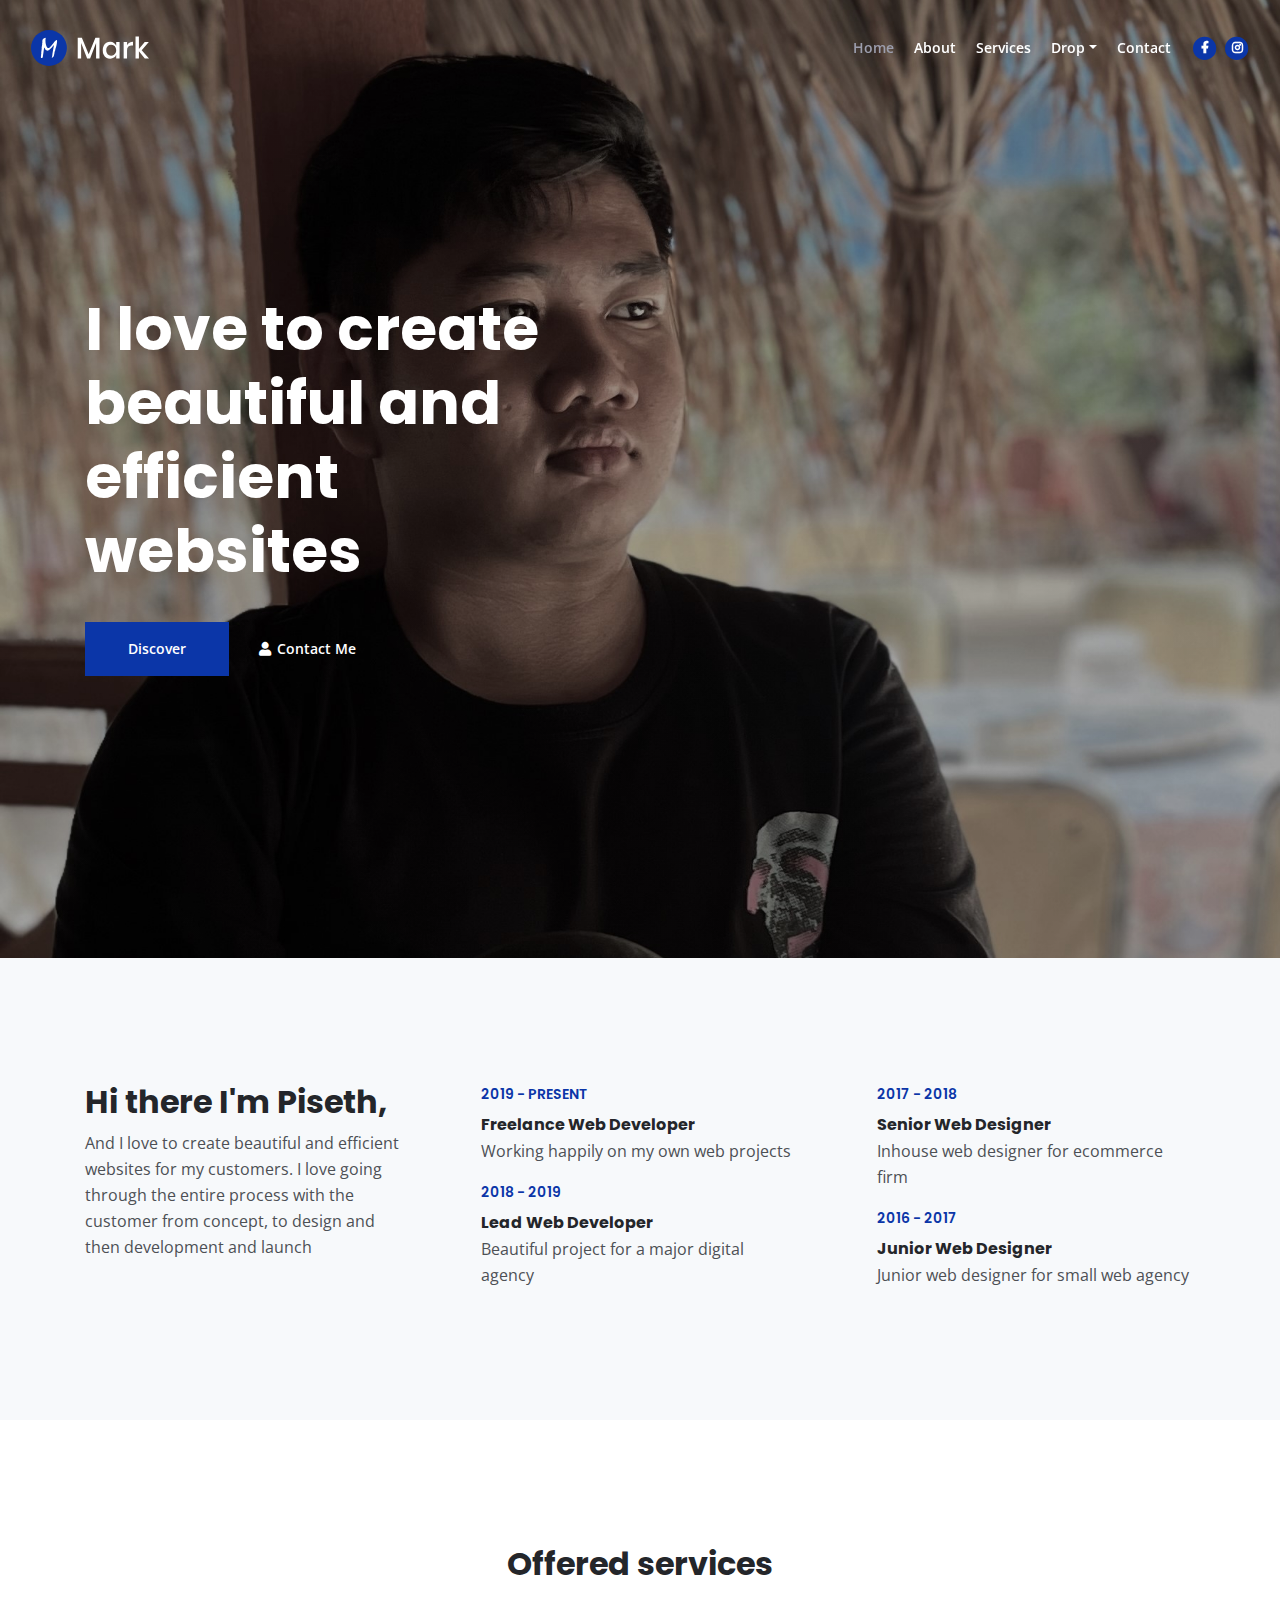
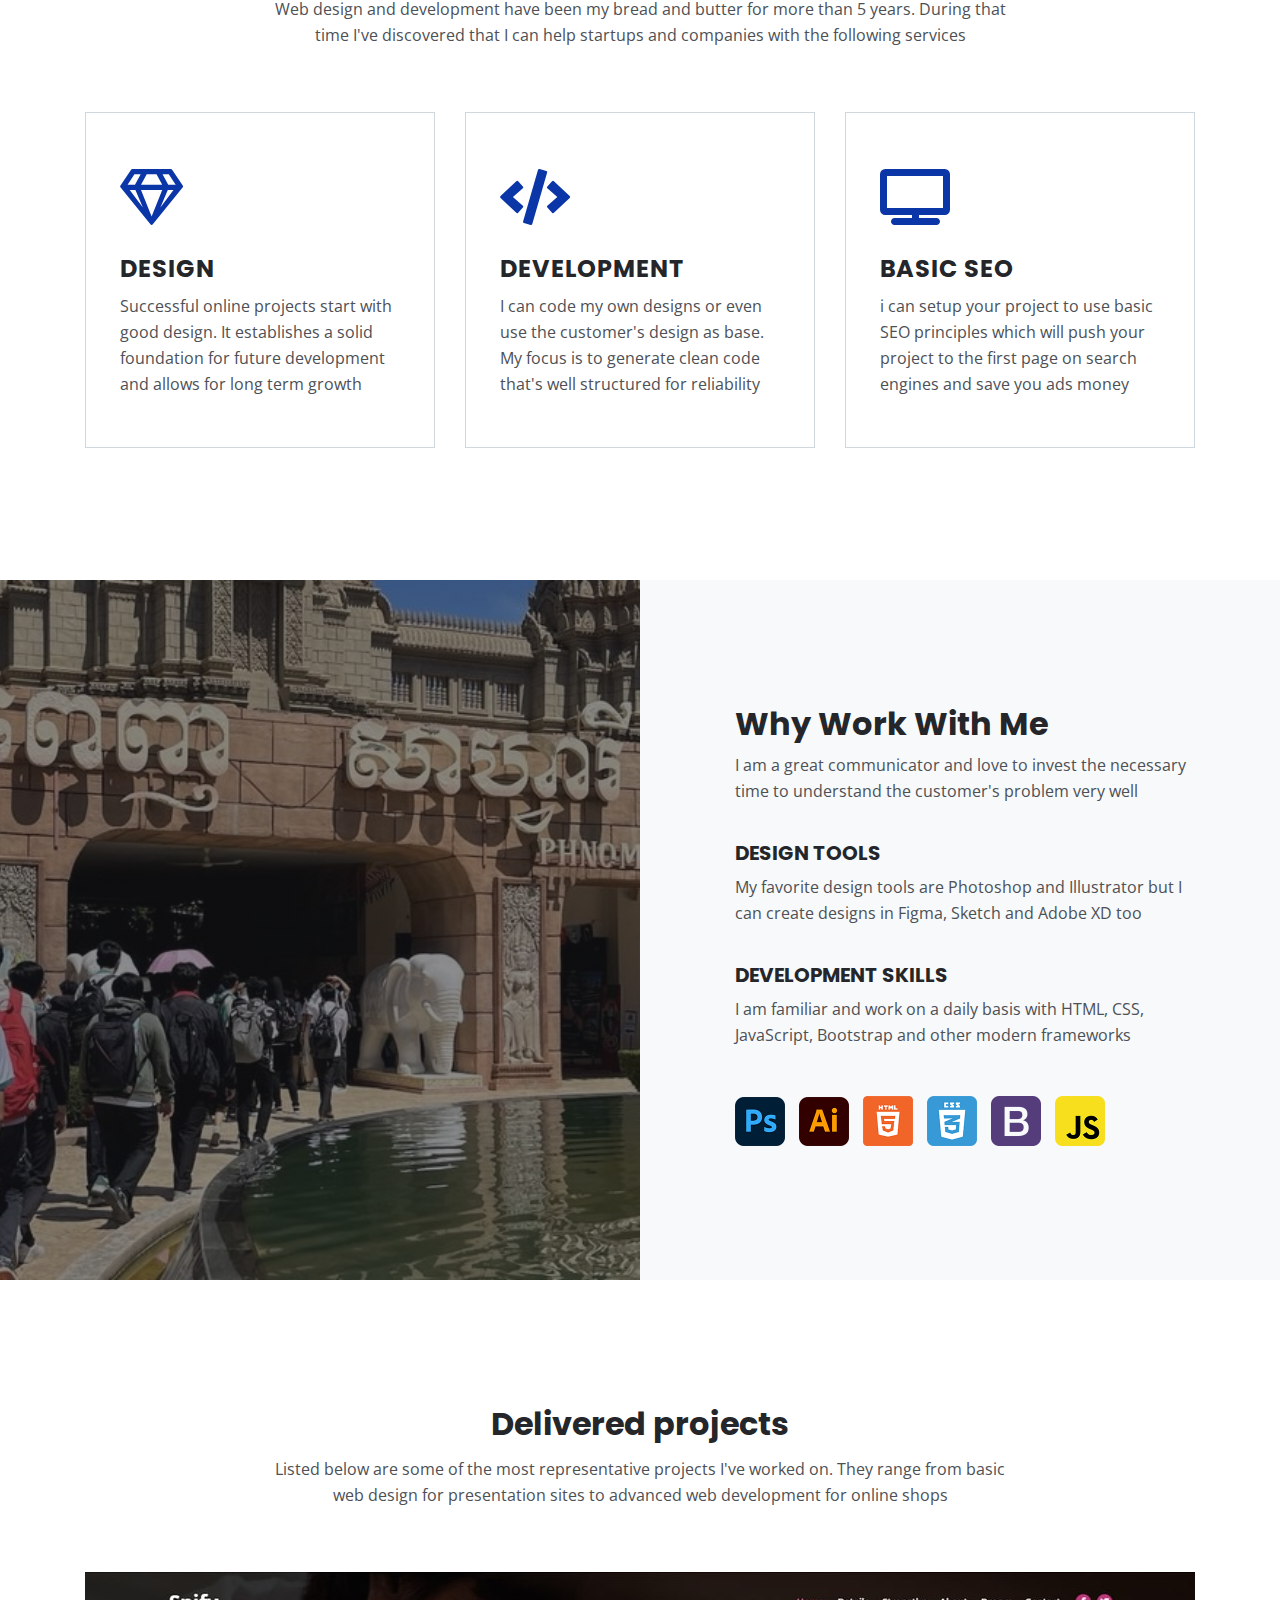
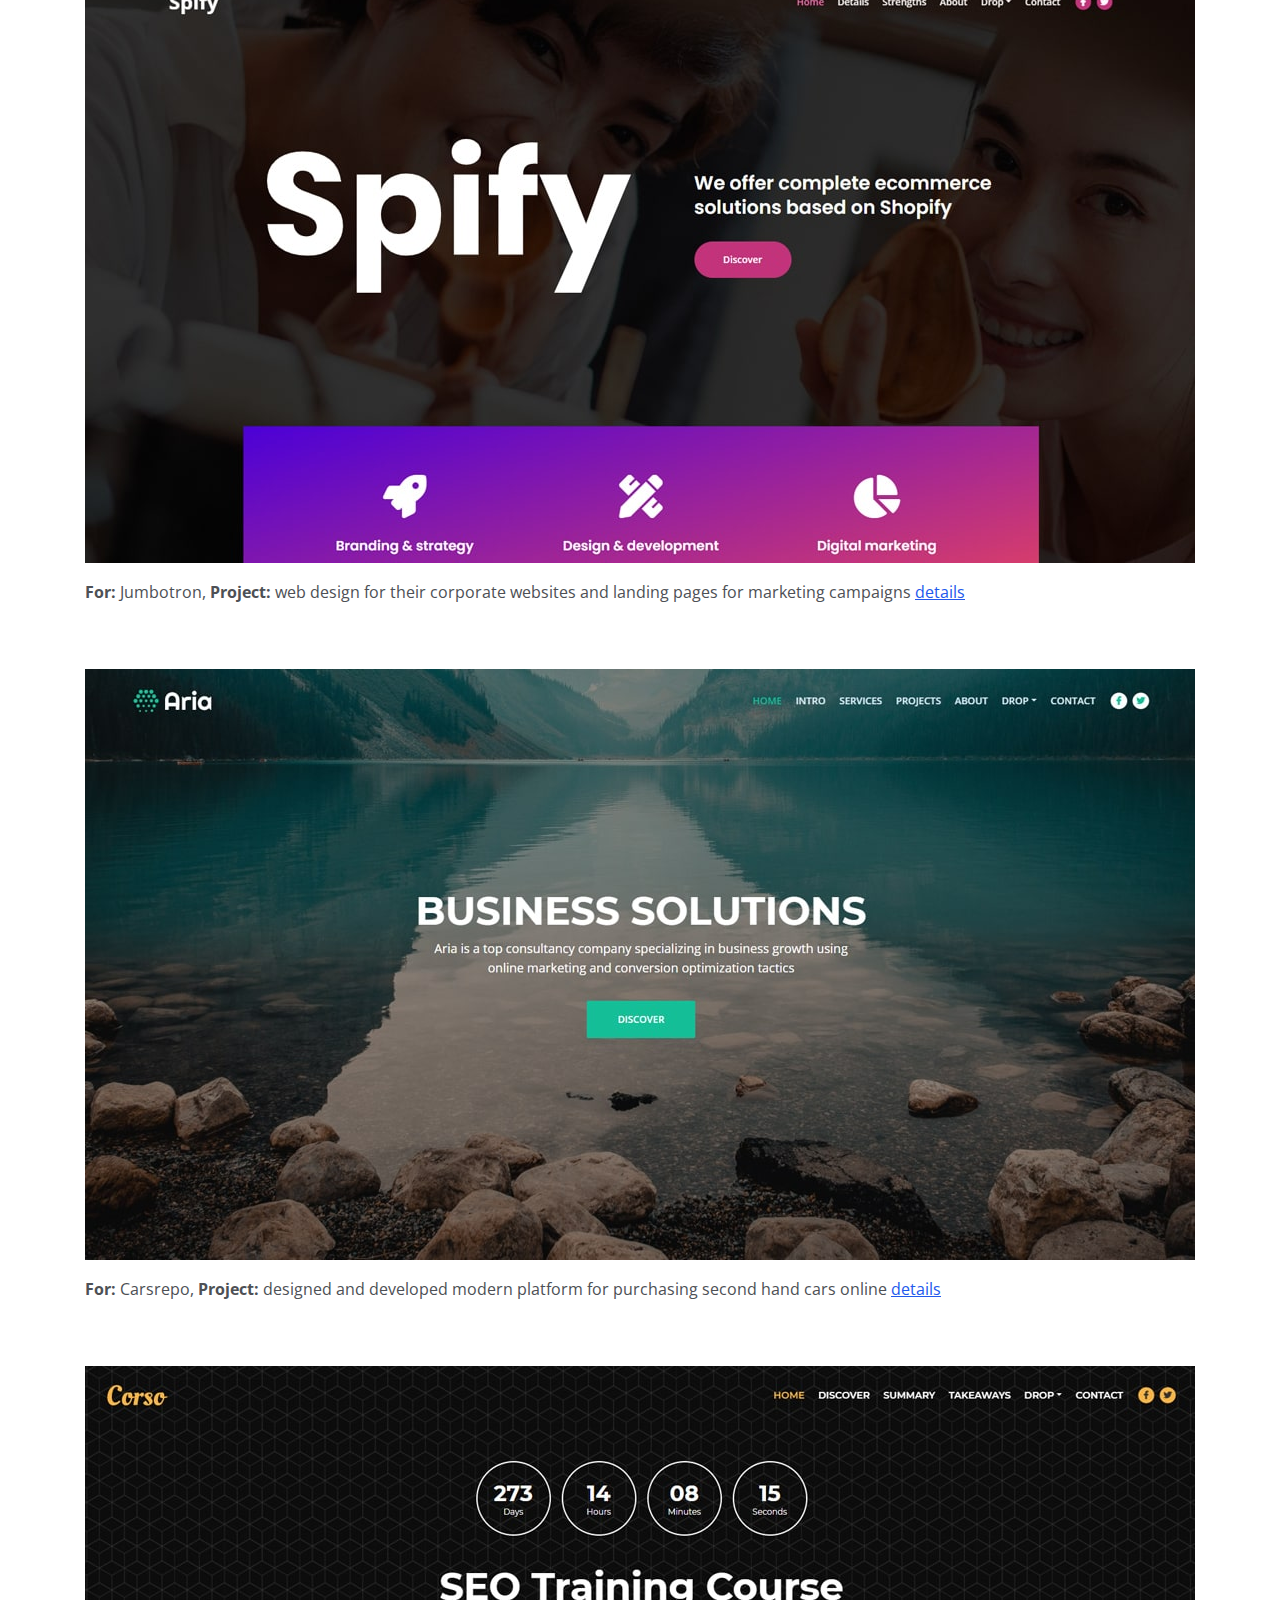
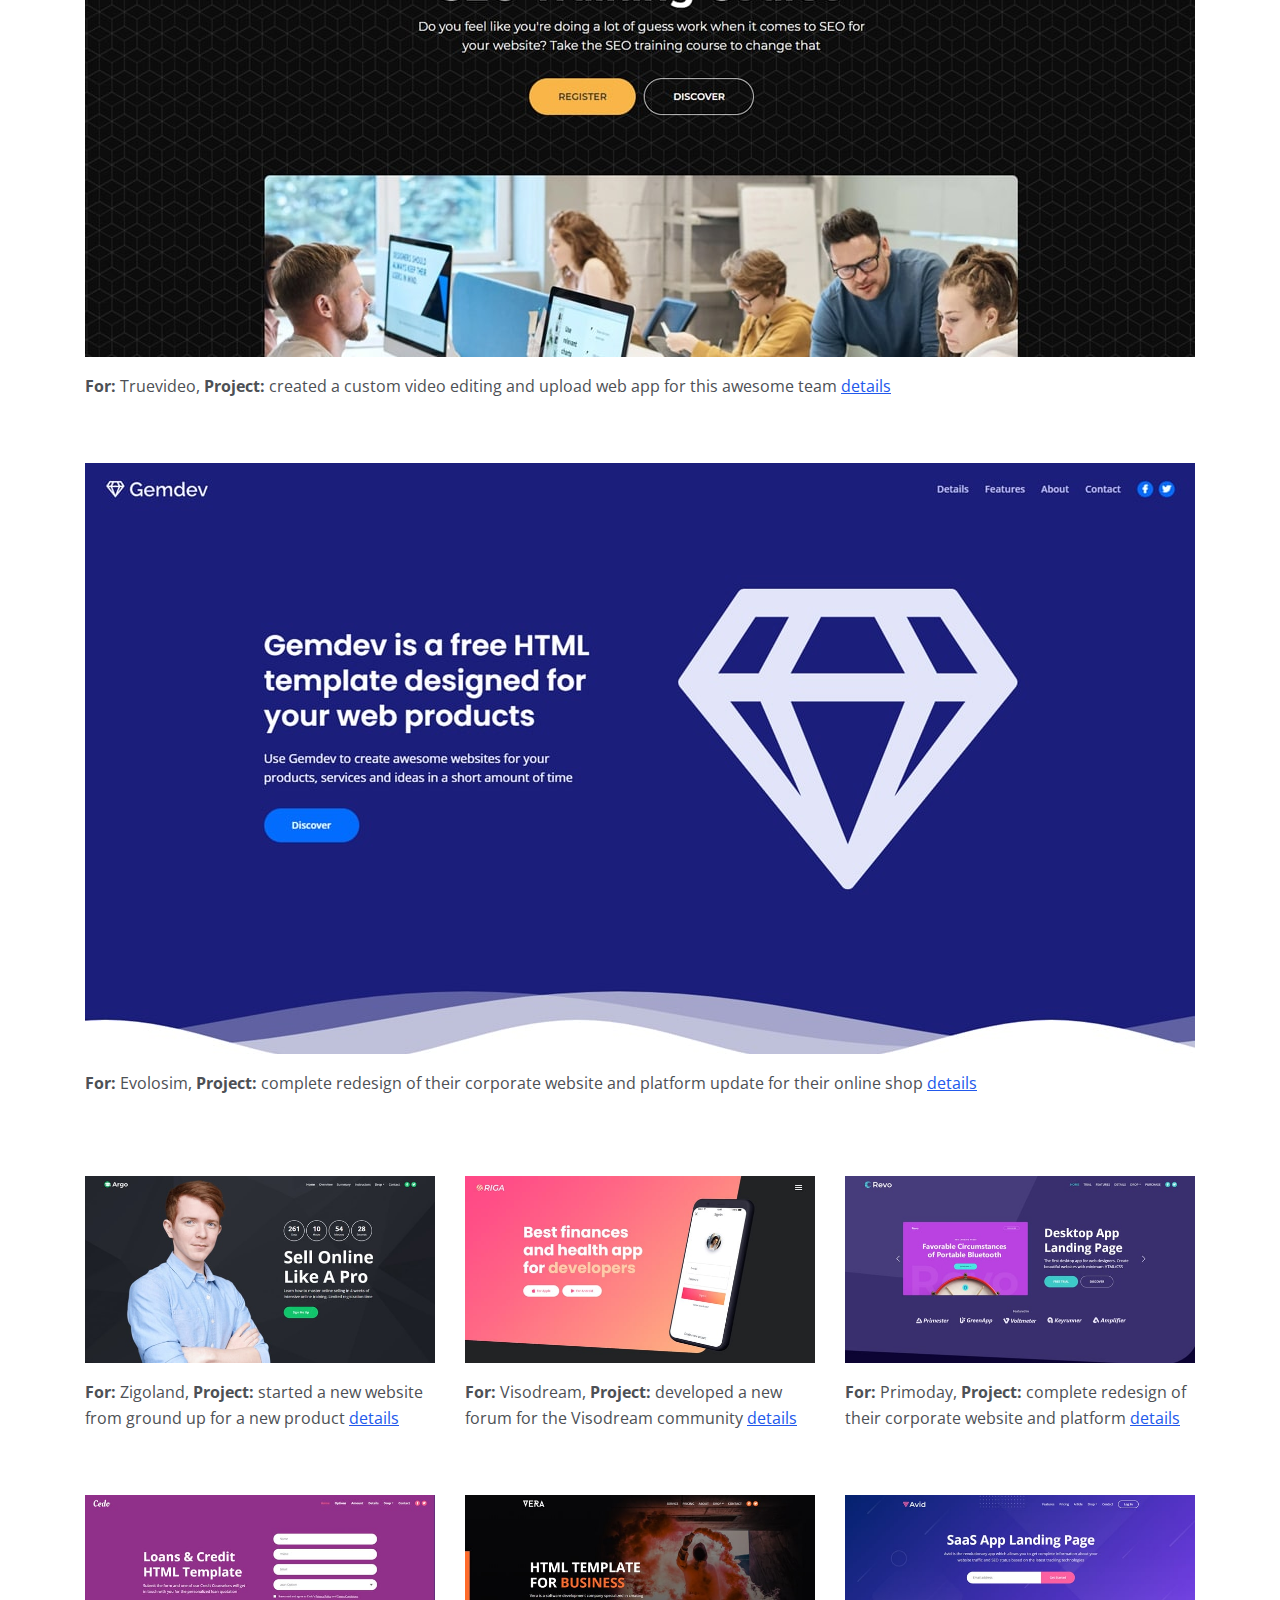
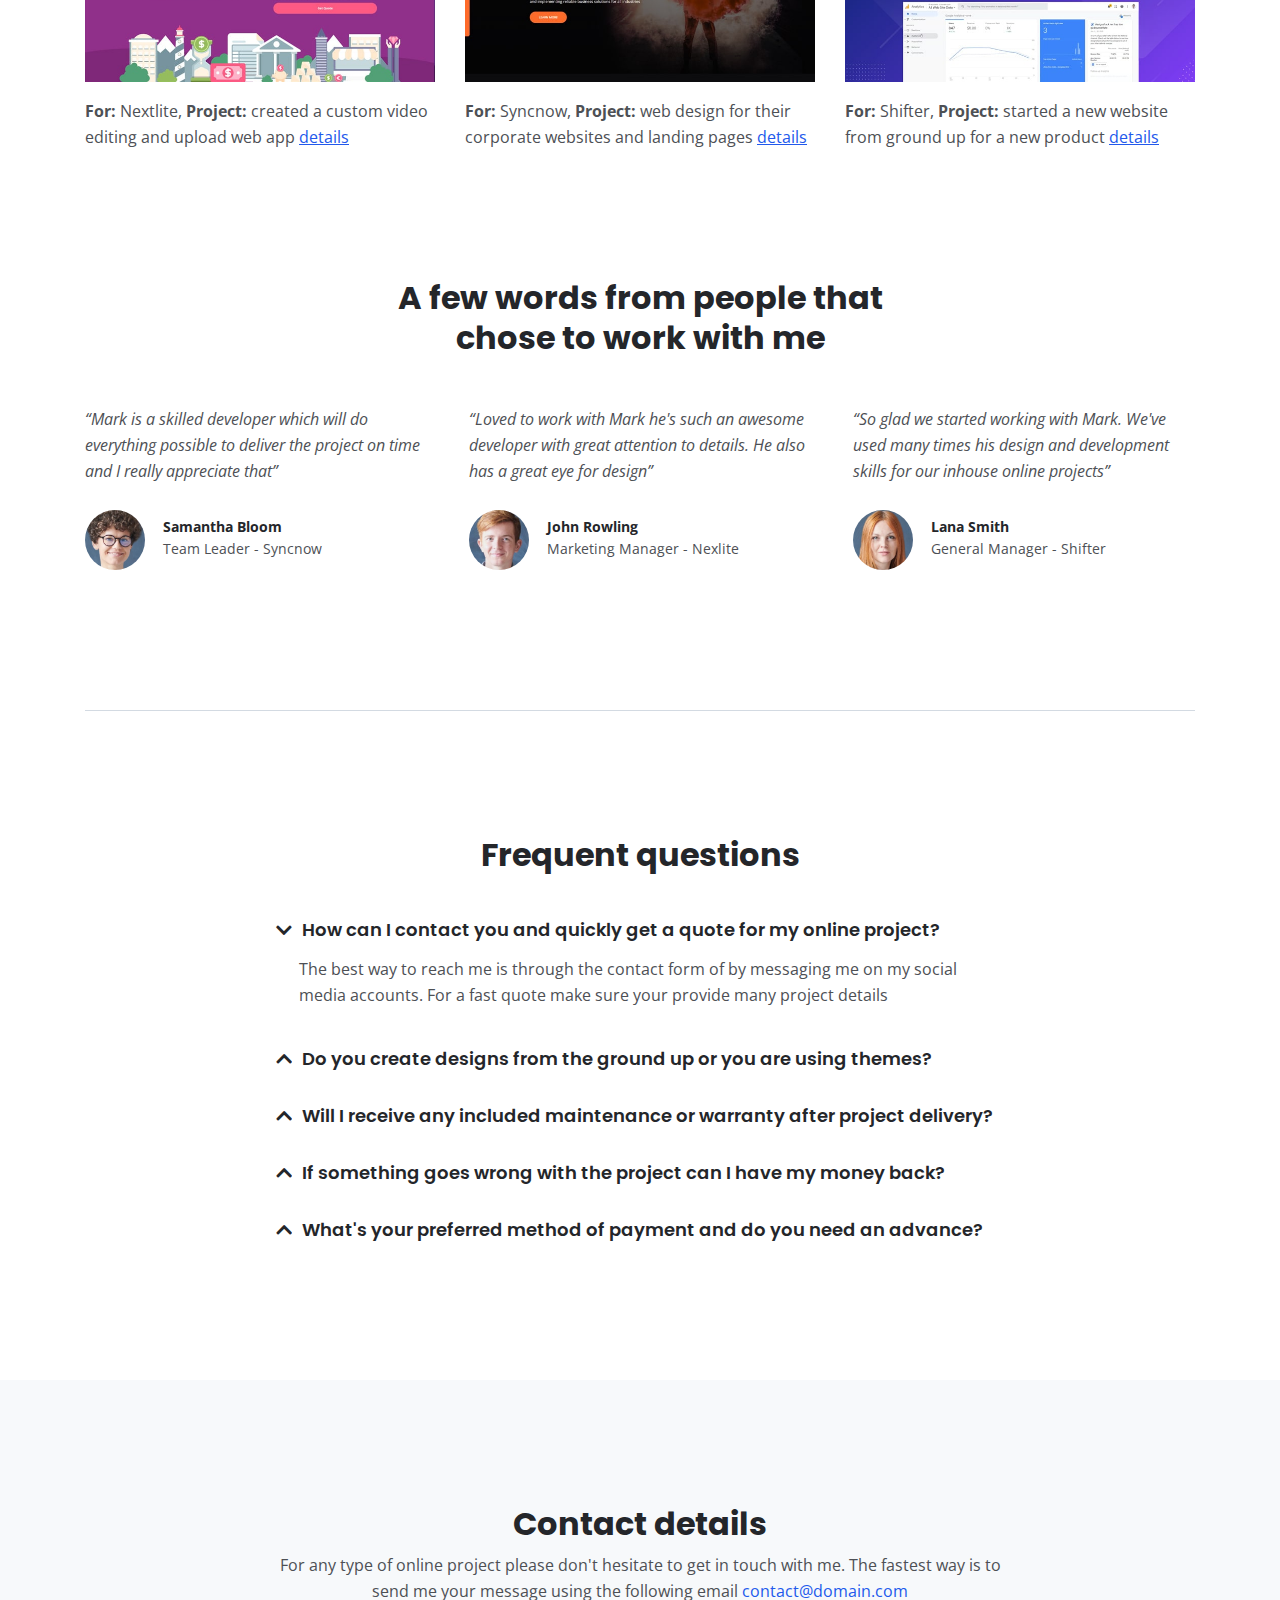
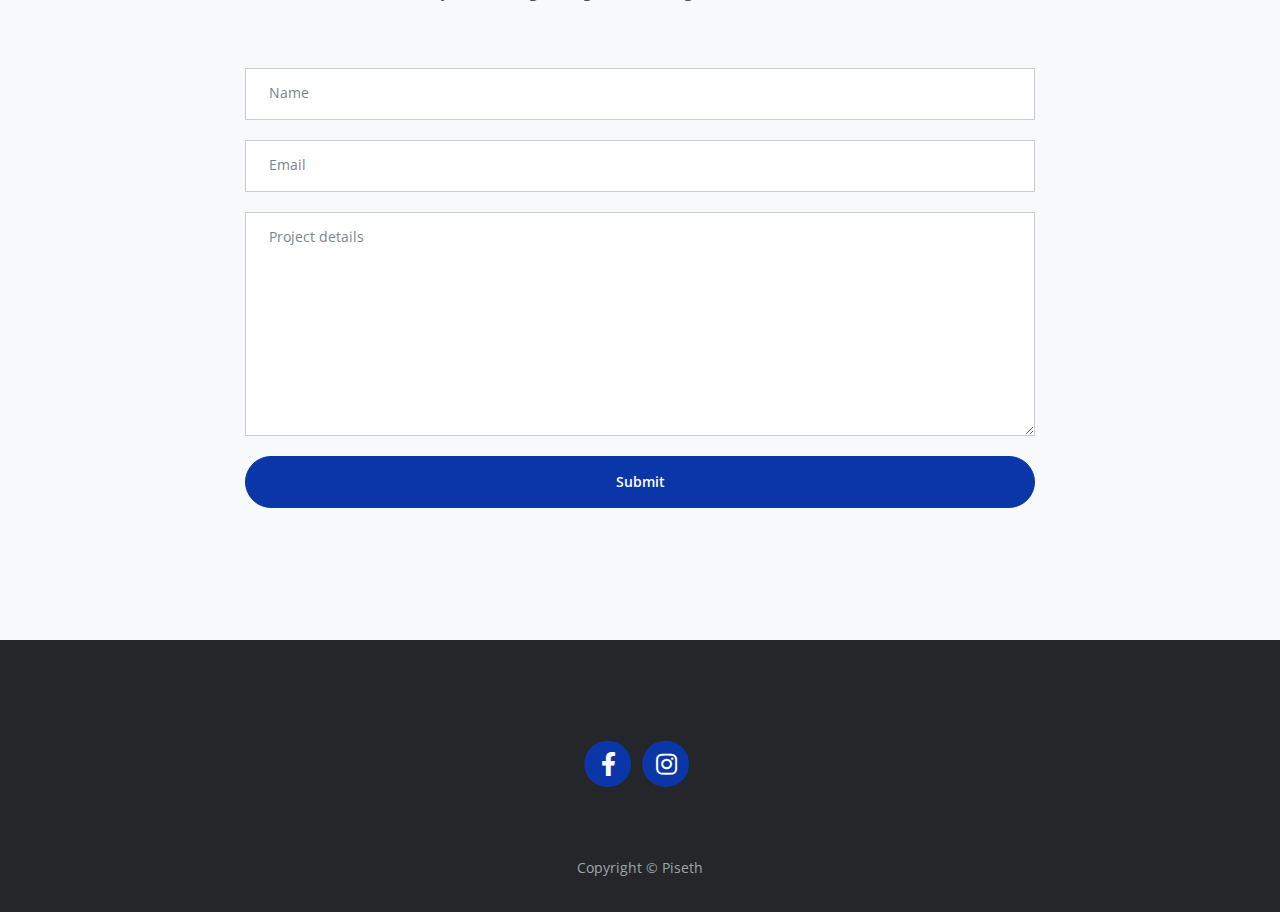
<file: index.html>
<!DOCTYPE html>
<html lang="en">
<head>
    <meta charset="utf-8">
    <meta name="viewport" content="width=device-width, initial-scale=1, shrink-to-fit=no">
    
    <!-- SEO Meta Tags -->
    <meta name="description" content="Your description">
    <meta name="author" content="Your name">

    <!-- OG Meta Tags to improve the way the post looks when you share the page on Facebook, Twitter, LinkedIn -->
	<meta property="og:site_name" content="" /> <!-- website name -->
	<meta property="og:site" content="" /> <!-- website link -->
	<meta property="og:title" content=""/> <!-- title shown in the actual shared post -->
	<meta property="og:description" content="" /> <!-- description shown in the actual shared post -->
	<meta property="og:image" content="" /> <!-- image link, make sure it's jpg -->
	<meta property="og:url" content="" /> <!-- where do you want your post to link to -->
	<meta name="twitter:card" content="summary_large_image"> <!-- to have large image post format in Twitter -->

    <!-- Webpage Title -->
    <title>Piseth Webpage Title</title>
    
    <!-- Styles -->
    <link rel="preconnect" href="https://fonts.gstatic.com">
    <link href="https://fonts.googleapis.com/css2?family=Open+Sans:ital,wght@0,400;0,600;0,700;1,400&family=Poppins:wght@600&display=swap" rel="stylesheet">
    <link href="css/bootstrap.css" rel="stylesheet">
    <link href="css/fontawesome-all.css" rel="stylesheet">
	<link href="css/styles.css" rel="stylesheet">
	
	<!-- Favicon  -->
    <link rel="icon" href="images/favicon.png">
</head>
<body data-spy="scroll" data-target=".fixed-top">
    
    <!-- Navigation -->
    <nav class="navbar navbar-expand-lg fixed-top navbar-dark">
        <div class="container">
            
            <!-- Image Logo -->
            <a class="navbar-brand logo-image" href="index.html"><img src="images/logo.svg" alt="alternative"></a>  

            <!-- Text Logo - Use this if you don't have a graphic logo -->
            <!-- <a class="navbar-brand logo-text page-scroll" href="index.html">Mark</a> -->

            <button class="navbar-toggler p-0 border-0" type="button" data-toggle="offcanvas">
                <span class="navbar-toggler-icon"></span>
            </button>

            <div class="navbar-collapse offcanvas-collapse" id="navbarsExampleDefault">
                <ul class="navbar-nav ml-auto">
                    <li class="nav-item">
                        <a class="nav-link page-scroll" href="#header">Home <span class="sr-only">(current)</span></a>
                    </li>
                    <li class="nav-item">
                        <a class="nav-link page-scroll" href="#about">About</a>
                    </li>
                    <li class="nav-item">
                        <a class="nav-link page-scroll" href="#services">Services</a>
                    </li>
                    <li class="nav-item dropdown">
                        <a class="nav-link dropdown-toggle" href="#" id="dropdown01" data-toggle="dropdown" aria-haspopup="true" aria-expanded="false">Drop</a>
                        <div class="dropdown-menu" aria-labelledby="dropdown01">
                            <a class="dropdown-item page-scroll" href="project.html">Project Details</a>
                            <div class="dropdown-divider"></div>
                            <a class="dropdown-item page-scroll" href="terms.html">Terms Conditions</a>
                            <div class="dropdown-divider"></div>
                            <a class="dropdown-item page-scroll" href="privacy.html">Privacy Policy</a>
                        </div>
                    </li>
                    <li class="nav-item">
                        <a class="nav-link page-scroll" href="#contact">Contact</a>
                    </li>
                </ul>
                <span class="nav-item social-icons">
                    <span class="fa-stack">
                        <a href="https://www.facebook.com/profile.php?id=100018321341950&mibextid=LQQJ4d">
                            <i class="fas fa-circle fa-stack-2x"></i>
                            <i class="fab fa-facebook-f fa-stack-1x"></i>
                        </a>
                    </span>
                    <span class="fa-stack">
                        <a href="https://www.instagram.com/defseth?igsh=NHFpcnB1cHZqdm1r&utm_source=qr">
                            <i class="fas fa-circle fa-stack-2x"></i>
                            <i class="fab fa-instagram fa-stack-1x"></i>
                        </a>
                    </span>
                </span>
            </div> <!-- end of navbar-collapse -->
        </div> <!-- end of container -->
    </nav> <!-- end of navbar -->
    <!-- end of navigation -->


    <!-- Header -->
    <header id="header" class="header">
        <div class="container">
            <div class="row">
                <div class="col-lg-6">
                    <div class="text-container">
                        <h1 class="h1-large">I love to create beautiful and efficient websites</h1>
                        <a class="btn-solid-lg page-scroll" href="#about">Discover</a>
                        <a class="btn-outline-lg page-scroll" href="#contact"><i class="fas fa-user"></i>Contact Me</a>
                    </div> <!-- end of text-container -->
                </div> <!-- end of col -->
            </div> <!-- end of row -->
        </div> <!-- end of container -->
    </header> <!-- end of header -->
    <!-- end of header -->


    <!-- About-->
    <div id="about" class="basic-1 bg-gray">
        <div class="container">
            <div class="row">
                <div class="col-lg-4">
                    <div class="text-container first">
                        <h2>Hi there I'm Piseth,</h2>
                        <p>And I love to create beautiful and efficient websites for my customers. I love going through the entire process with the customer from concept, to design and then development and launch</p>
                    </div> <!-- end of text-container -->
                </div> <!-- end of col -->
                <div class="col-lg-4">
                    <div class="text-container second">
                        <div class="time">2019 - PRESENT</div>
                        <h6>Freelance Web Developer</h6>
                        <p>Working happily on my own web projects</p>
                        <div class="time">2018 - 2019</div>
                        <h6>Lead Web Developer</h6>
                        <p>Beautiful project for a major digital agency</p>
                    </div> <!-- end of text-container -->
                </div> <!-- end of col -->
                <div class="col-lg-4">
                    <div class="text-container third">
                        <div class="time">2017 - 2018</div>
                        <h6>Senior Web Designer</h6>
                        <p>Inhouse web designer for ecommerce firm</p>
                        <div class="time">2016 - 2017</div>
                        <h6>Junior Web Designer</h6>
                        <p>Junior web designer for small web agency</p>
                    </div> <!-- end of text-container -->
                </div> <!-- end of col -->
            </div> <!-- end of row -->
        </div> <!-- end of container -->
    </div> <!-- end of basic-1 -->
    <!-- end of about -->


    <!-- Services -->
    <div id="services" class="basic-2">
        <div class="container">
            <div class="row">
                <div class="col-lg-12">
                    <h2 class="h2-heading">Offered services</h2>
                    <p class="p-heading">Web design and development have been my bread and butter for more than 5 years. During that time I've discovered that I can help startups and companies with the following services</p>
                </div> <!-- end of col -->
            </div> <!-- end of row -->
            <div class="row">
                <div class="col-lg-4">
                    <div class="text-box">
                        <i class="far fa-gem"></i>
                        <h4>DESIGN</h4>
                        <p>Successful online projects start with good design. It establishes a solid foundation for future development and allows for long term growth</p>
                    </div> <!-- end of text-box -->
                </div> <!-- end of col -->
                <div class="col-lg-4">
                    <div class="text-box">
                        <i class="fas fa-code"></i>
                        <h4>DEVELOPMENT</h4>
                        <p>I can code my own designs or even use the customer's design as base. My focus is to generate clean code that's well structured for reliability</p>
                    </div> <!-- end of text-box -->
                </div> <!-- end of col -->
                <div class="col-lg-4">
                    <div class="text-box">
                        <i class="fas fa-tv"></i>
                        <h4>BASIC SEO</h4>
                        <p>i can setup your project to use basic SEO principles which will push your project to the first page on search engines and save you ads money</p>
                    </div> <!-- end of text-box -->
                </div> <!-- end of col -->
            </div> <!-- end of row -->
        </div> <!-- end of container -->
    </div> <!-- end of basic-2 -->
    <!-- end of services -->


    <!-- Details -->
	<div class="split">
		<div class="area-1">
		</div><!-- end of area-1 on same line and no space between comments to eliminate margin white space --><div class="area-2 bg-gray">
            <div class="container">    
                <div class="row">
                    <div class="col-lg-12">     
                        
                        <!-- Text Container -->
                        <div class="text-container">
                            <h2>Why Work With Me</h2>
                            <p>I am a great communicator and love to invest the necessary time to understand the customer's problem very well</p>
                            <h5>DESIGN TOOLS</h5>
                            <p>My favorite design tools are Photoshop and Illustrator but I can create designs in Figma, Sketch and Adobe XD too</p>
                            <h5>DEVELOPMENT SKILLS</h5>
                            <p>I am familiar and work on a daily basis with HTML, CSS, JavaScript, Bootstrap and other modern frameworks</p>
                            
                            <div class="icons-container">
                                <img src="images/details-icon-photoshop.png" alt="alternative">
                                <img src="images/details-icon-illustrator.png" alt="alternative">
                                <img src="images/details-icon-html.png" alt="alternative">
                                <img src="images/details-icon-css.png" alt="alternative">
                                <img src="images/details-icon-bootstrap.png" alt="alternative">
                                <img src="images/details-icon-javascript.png" alt="alternative">
                            </div> <!-- end of icons-container -->
                        </div> <!-- end of text-container -->
                        <!-- end of text container -->

                    </div> <!-- end of col -->
                </div> <!-- end of row -->
            </div> <!-- end of container -->
		</div> <!-- end of area-2 -->
    </div> <!-- end of split -->
    <!-- end of details -->


    <!-- Projects -->
    <div id="projects" class="basic-3">
        <div class="container">
            <div class="row">
                <div class="col-lg-12">
                    <h2 class="h2-heading">Delivered projects</h2>
                    <p class="p-heading">Listed below are some of the most representative projects I've worked on. They range from basic web design for presentation sites to advanced web development for online shops</p>
                </div> <!-- end of col -->
            </div> <!-- end of row -->
            <div class="row">
                <div class="col-lg-12">
                    <div class="text-container">
                        <div class="image-container">
                            <a href="project.html">
                                <img class="img-fluid" src="images/project-1.jpg" alt="alternative">
                            </a>
                        </div> <!-- end of image-container -->
                        <p><strong>For:</strong> Jumbotron, <strong>Project:</strong> web design for their corporate websites and landing pages for marketing campaigns <a class="blue" href="project.html">details</a></p>
                    </div> <!-- end of text-container -->
                    <div class="text-container">
                        <div class="image-container">
                            <a href="project.html">
                                <img class="img-fluid" src="images/project-2.jpg" alt="alternative">
                            </a>
                        </div> <!-- end of image-container -->
                        <p><strong>For:</strong> Carsrepo, <strong>Project:</strong> designed and developed modern platform for purchasing second hand cars online <a class="blue" href="project.html">details</a></p>
                    </div> <!-- end of text-container -->
                    <div class="text-container">
                        <div class="image-container">
                            <a href="project.html">
                                <img class="img-fluid" src="images/project-3.jpg" alt="alternative">
                            </a>
                        </div> <!-- end of image-container -->
                        <p><strong>For:</strong> Truevideo, <strong>Project:</strong> created a custom video editing and upload web app for this awesome team <a class="blue" href="project.html">details</a></p>
                    </div> <!-- end of text-container -->
                    <div class="text-container">
                        <div class="image-container">
                            <a href="project.html">
                                <img class="img-fluid" src="images/project-4.jpg" alt="alternative">
                            </a>
                        </div> <!-- end of image-container -->
                        <p><strong>For:</strong> Evolosim, <strong>Project:</strong> complete redesign of their corporate website and platform update for their online shop <a class="blue" href="project.html">details</a></p>
                    </div> <!-- end of text-container -->
                </div> <!-- end of col -->
            </div> <!-- end of row -->
        </div> <!-- end of container -->
    </div> <!-- end of basic-3 -->
    <!-- end of projects -->


    <!-- Works -->
    <div class="basic-4">
        <div class="container">
            <div class="row">
                <div class="col-lg-4">
                    <div class="text-container">
                        <div class="image-container">
                            <a href="project.html">
                                <img class="img-fluid" src="images/work-1.jpg" alt="alternative">
                            </a>
                        </div> <!-- end of image-container -->
                        <p><strong>For:</strong> Zigoland, <strong>Project:</strong> started a new website from ground up for a new product <a class="blue" href="project.html">details</a></p>
                    </div> <!-- end of text-container -->
                </div> <!-- end of col -->
                <div class="col-lg-4">
                    <div class="text-container">
                        <div class="image-container">
                            <a href="project.html">
                                <img class="img-fluid" src="images/work-2.jpg" alt="alternative">
                            </a>
                        </div> <!-- end of image-container -->
                        <p><strong>For:</strong> Visodream, <strong>Project:</strong> developed a new forum for the Visodream community <a class="blue" href="project.html">details</a></p>
                    </div> <!-- end of text-container -->
                </div> <!-- end of col -->
                <div class="col-lg-4">
                    <div class="text-container">
                        <div class="image-container">
                            <a href="project.html">
                                <img class="img-fluid" src="images/work-3.jpg" alt="alternative">
                            </a>
                        </div> <!-- end of image-container -->
                        <p><strong>For:</strong> Primoday, <strong>Project:</strong> complete redesign of their corporate website and platform <a class="blue" href="project.html">details</a></p>
                    </div> <!-- end of text-container -->
                </div> <!-- end of col -->
            </div> <!-- end of row -->
            <div class="row">
                <div class="col-lg-4">
                    <div class="text-container">
                        <div class="image-container">
                            <a href="project.html">
                                <img class="img-fluid" src="images/work-4.jpg" alt="alternative">
                            </a>
                        </div> <!-- end of image-container -->
                        <p><strong>For:</strong> Nextlite, <strong>Project:</strong> created a custom video editing and upload web app <a class="blue" href="project.html">details</a></p>
                    </div> <!-- end of text-container -->
                </div> <!-- end of col -->
                <div class="col-lg-4">
                    <div class="text-container">
                        <div class="image-container">
                            <a href="project.html">
                                <img class="img-fluid" src="images/work-5.jpg" alt="alternative">
                            </a>
                        </div> <!-- end of image-container -->
                        <p><strong>For:</strong> Syncnow, <strong>Project:</strong> web design for their corporate websites and landing pages <a class="blue" href="project.html">details</a></p>
                    </div> <!-- end of text-container -->
                </div> <!-- end of col -->
                <div class="col-lg-4">
                    <div class="text-container">
                        <div class="image-container">
                            <a href="project.html">
                                <img class="img-fluid" src="images/work-6.jpg" alt="alternative">
                            </a>
                        </div> <!-- end of image-container -->
                        <p><strong>For:</strong> Shifter, <strong>Project:</strong> started a new website from ground up for a new product <a class="blue" href="project.html">details</a></p>
                    </div> <!-- end of text-container -->
                </div> <!-- end of col -->
            </div> <!-- end of row -->
        </div> <!-- end of container -->
    </div> <!-- end of basic-4 -->
    <!-- end of works -->


    <!-- Testimonials -->
    <div class="cards-1">
        <div class="container">
            <div class="row">
                <div class="col-lg-12">
                    <h2 class="h2-heading">A few words from people that chose to work with me</h2>
                </div> <!-- end of col -->
            </div> <!-- end of row -->
            <div class="row">
                <div class="col-lg-12">
                    
                    <!-- Card -->
                    <div class="card">
                        <div class="card-body">
                            <p class="testimonial-text">“Mark is a skilled developer which will do everything possible to deliver the project on time and I really appreciate that”</p>
                            <div class="details">
                                <img src="images/testimonial-1.jpg" alt="alternative">
                                <div class="text">
                                    <div class="testimonial-author">Samantha Bloom</div>
                                    <div class="occupation">Team Leader - Syncnow</div>
                                </div> <!-- end of text -->
                            </div> <!-- end of testimonial-details -->
                        </div>
                    </div>
                    <!-- end of card -->

                    <!-- Card -->
                    <div class="card">
                        <div class="card-body">
                            <p class="testimonial-text">“Loved to work with Mark he's such an awesome developer with great attention to details. He also has a great eye for design”</p>
                            <div class="details">
                                <img src="images/testimonial-2.jpg" alt="alternative">
                                <div class="text">
                                    <div class="testimonial-author">John Rowling</div>
                                    <div class="occupation">Marketing Manager - Nexlite</div>
                                </div> <!-- end of text -->
                            </div> <!-- end of testimonial-details -->
                        </div>
                    </div>
                    <!-- end of card -->

                    <!-- Card -->
                    <div class="card">
                        <div class="card-body">
                            <p class="testimonial-text">“So glad we started working with Mark. We've used many times his design and development skills for our inhouse online projects”</p>
                            <div class="details">
                                <img src="images/testimonial-3.jpg" alt="alternative">
                                <div class="text">
                                    <div class="testimonial-author">Lana Smith</div>
                                    <div class="occupation">General Manager - Shifter</div>
                                </div> <!-- end of text -->
                            </div> <!-- end of testimonial-details -->
                        </div>
                    </div>
                    <!-- end of card -->

                </div> <!-- end of col -->
            </div> <!-- end of row -->
        </div> <!-- end of container -->
    </div> <!-- end of cards-1 -->
    <!-- end of testimonials -->


    <!-- Section Divider -->
    <div class="container">
        <div class="row">
            <div class="col-lg-12">
                <hr class="section-divider">
            </div> <!-- end of col -->
        </div> <!-- end of row -->
    </div> <!-- end of container -->
    <!-- end of section divider -->


    <!-- Questions -->
    <div class="accordion-1">
        <div class="container">
            <div class="row">
                <div class="col-lg-12">
                    <h2 class="h2-heading">Frequent questions</h2>
                </div> <!-- end of col -->
            </div> <!-- end of row -->
            <div class="row">
                <div class="col-lg-12">

                    <div class="accordion" id="accordionExample">
                        <div class="card">
                            <div class="card-header" id="headingOne">
                                <button class="btn btn-link btn-block text-left" type="button" data-toggle="collapse" data-target="#collapseOne" aria-expanded="true" aria-controls="collapseOne">
                                    How can I contact you and quickly get a quote for my online project?
                                </button>
                            </div>
                            <div id="collapseOne" class="collapse show" aria-labelledby="headingOne" data-parent="#accordionExample">
                                <div class="card-body">
                                    The best way to reach me is through the contact form of by messaging me on my social media accounts. For a fast quote make sure your provide many project details
                                </div>
                            </div>
                        </div>
                        <div class="card">
                            <div class="card-header" id="headingTwo">
                                <button class="btn btn-link btn-block text-left collapsed" type="button" data-toggle="collapse" data-target="#collapseTwo" aria-expanded="false" aria-controls="collapseTwo">
                                    Do you create designs from the ground up or you are using themes?
                                </button>
                            </div>
                            <div id="collapseTwo" class="collapse" aria-labelledby="headingTwo" data-parent="#accordionExample">
                                <div class="card-body">
                                    The best way to reach me is through the contact form of by messaging me on my social media accounts. For a fast quote make sure your provide many project details
                                </div>
                            </div>
                        </div>
                        <div class="card">
                            <div class="card-header" id="headingThree">
                                <button class="btn btn-link btn-block text-left collapsed" type="button" data-toggle="collapse" data-target="#collapseThree" aria-expanded="false" aria-controls="collapseThree">
                                    Will I receive any included maintenance or warranty after project delivery?
                                </button>
                            </div>
                            <div id="collapseThree" class="collapse" aria-labelledby="headingThree" data-parent="#accordionExample">
                                <div class="card-body">
                                    The best way to reach me is through the contact form of by messaging me on my social media accounts. For a fast quote make sure your provide many project details
                                </div>
                            </div>
                        </div>
                        <div class="card">
                            <div class="card-header" id="headingFour">
                                <button class="btn btn-link btn-block text-left collapsed" type="button" data-toggle="collapse" data-target="#collapseFour" aria-expanded="false" aria-controls="collapseFour">
                                    If something goes wrong with the project can I have my money back?
                                </button>
                            </div>
                            <div id="collapseFour" class="collapse" aria-labelledby="headingFour" data-parent="#accordionExample">
                                <div class="card-body">
                                    The best way to reach me is through the contact form of by messaging me on my social media accounts. For a fast quote make sure your provide many project details
                                </div>
                            </div>
                        </div>
                        <div class="card">
                            <div class="card-header" id="headingFive">
                                <button class="btn btn-link btn-block text-left collapsed" type="button" data-toggle="collapse" data-target="#collapseFive" aria-expanded="false" aria-controls="collapseFive">
                                    What's your preferred method of payment and do you need an advance?
                                </button>
                            </div>
                            <div id="collapseFive" class="collapse" aria-labelledby="headingFive" data-parent="#accordionExample">
                                <div class="card-body">
                                    The best way to reach me is through the contact form of by messaging me on my social media accounts. For a fast quote make sure your provide many project details
                                </div>
                            </div>
                        </div>
                    </div> <!-- end of accordion -->

                </div> <!-- end of col -->
            </div> <!-- end of row -->
        </div> <!-- end of container -->
    </div> <!-- end of accordion-1 -->
    <!-- end of questions -->


    <!-- Contact -->
    <div id="contact" class="form-1 bg-gray">
        <div class="container">
            <div class="row">
                <div class="col-lg-12">
                    <h2>Contact details</h2>
                    <p class="p-heading">For any type of online project please don't hesitate to get in touch with me. The fastest way is to send me your message using the following email <a class="blue no-line" href="#your-link">contact@domain.com</a></p>
                </div> <!-- end of col -->
            </div> <!-- end of row -->
            <div class="row">
                <div class="col-lg-12">
                    
                    <!-- Contact Form -->
                    <form id="contactForm">
                        <div class="form-group">
                            <input type="text" class="form-control-input" id="cname" required>
                            <label class="label-control" for="cname">Name</label>
                        </div>
                        <div class="form-group">
                            <input type="email" class="form-control-input" id="cemail" required>
                            <label class="label-control" for="cemail">Email</label>
                        </div>
                        <div class="form-group">
                            <textarea class="form-control-textarea" id="cmessage" required></textarea>
                            <label class="label-control" for="cmessage">Project details</label>
                        </div>
                        <div class="form-group">
                            <button type="submit" class="form-control-submit-button">Submit</button>
                        </div>
                    </form>
                    <!-- end of contact form -->

                </div> <!-- end of col -->
            </div> <!-- end of row -->
        </div> <!-- end of container -->
    </div> <!-- end of form-1 -->  
    <!-- end of contact -->


    <!-- Footer -->
    <div class="footer bg-gray">
        <div class="container">
            <div class="row">
                <div class="col-lg-12">
                    <div class="social-container">
                        <span class="fa-stack">
                            <a href="https://www.facebook.com/profile.php?id=100018321341950&mibextid=LQQJ4d">
                                <i class="fas fa-circle fa-stack-2x"></i>
                                <i class="fab fa-facebook-f fa-stack-1x"></i>
                            </a>
                        </span>
                        <span class="fa-stack">
                            <a href="https://www.instagram.com/defseth?igsh=NHFpcnB1cHZqdm1r&utm_source=qr">
                                <i class="fas fa-circle fa-stack-2x"></i>
                                <i class="fab fa-instagram fa-stack-1x"></i>
                            </a>
                        </span>
                    </div> <!-- end of social-container -->
                </div> <!-- end of col -->
            </div> <!-- end of row -->
        </div> <!-- end of container -->
    </div> <!-- end of footer -->  
    <!-- end of footer -->


    <!-- Copyright -->
    <div class="copyright bg-gray">
        <div class="container">
            <div class="row">
                <div class="col-lg-12">
                    <p class="p-small">Copyright © <a class="no-line" href="#your-link">Piseth</a></p>
                </div> <!-- end of col -->
            </div> <!-- enf of row -->
        </div> <!-- end of container -->

        <!-- <div class="container">
            <div class="row">
                <div class="col-lg-12">
                    <p class="p-small">Distributed By <a class="no-line" href="https://themewagon.com/">Themewagon</a></p>
                </div>end of col
            </div>enf of row
        </div> end of container -->
        
    </div> <!-- end of copyright --> 
    <!-- end of copyright -->
    
    	
    <!-- Scripts -->
    <script src="js/jquery.min.js"></script> <!-- jQuery for Bootstrap's JavaScript plugins -->
    <script src="js/bootstrap.min.js"></script> <!-- Bootstrap framework -->
    <script src="js/jquery.easing.min.js"></script> <!-- jQuery Easing for smooth scrolling between anchors -->
    <script src="js/scripts.js"></script> <!-- Custom scripts -->
</body>
</html>
</file>
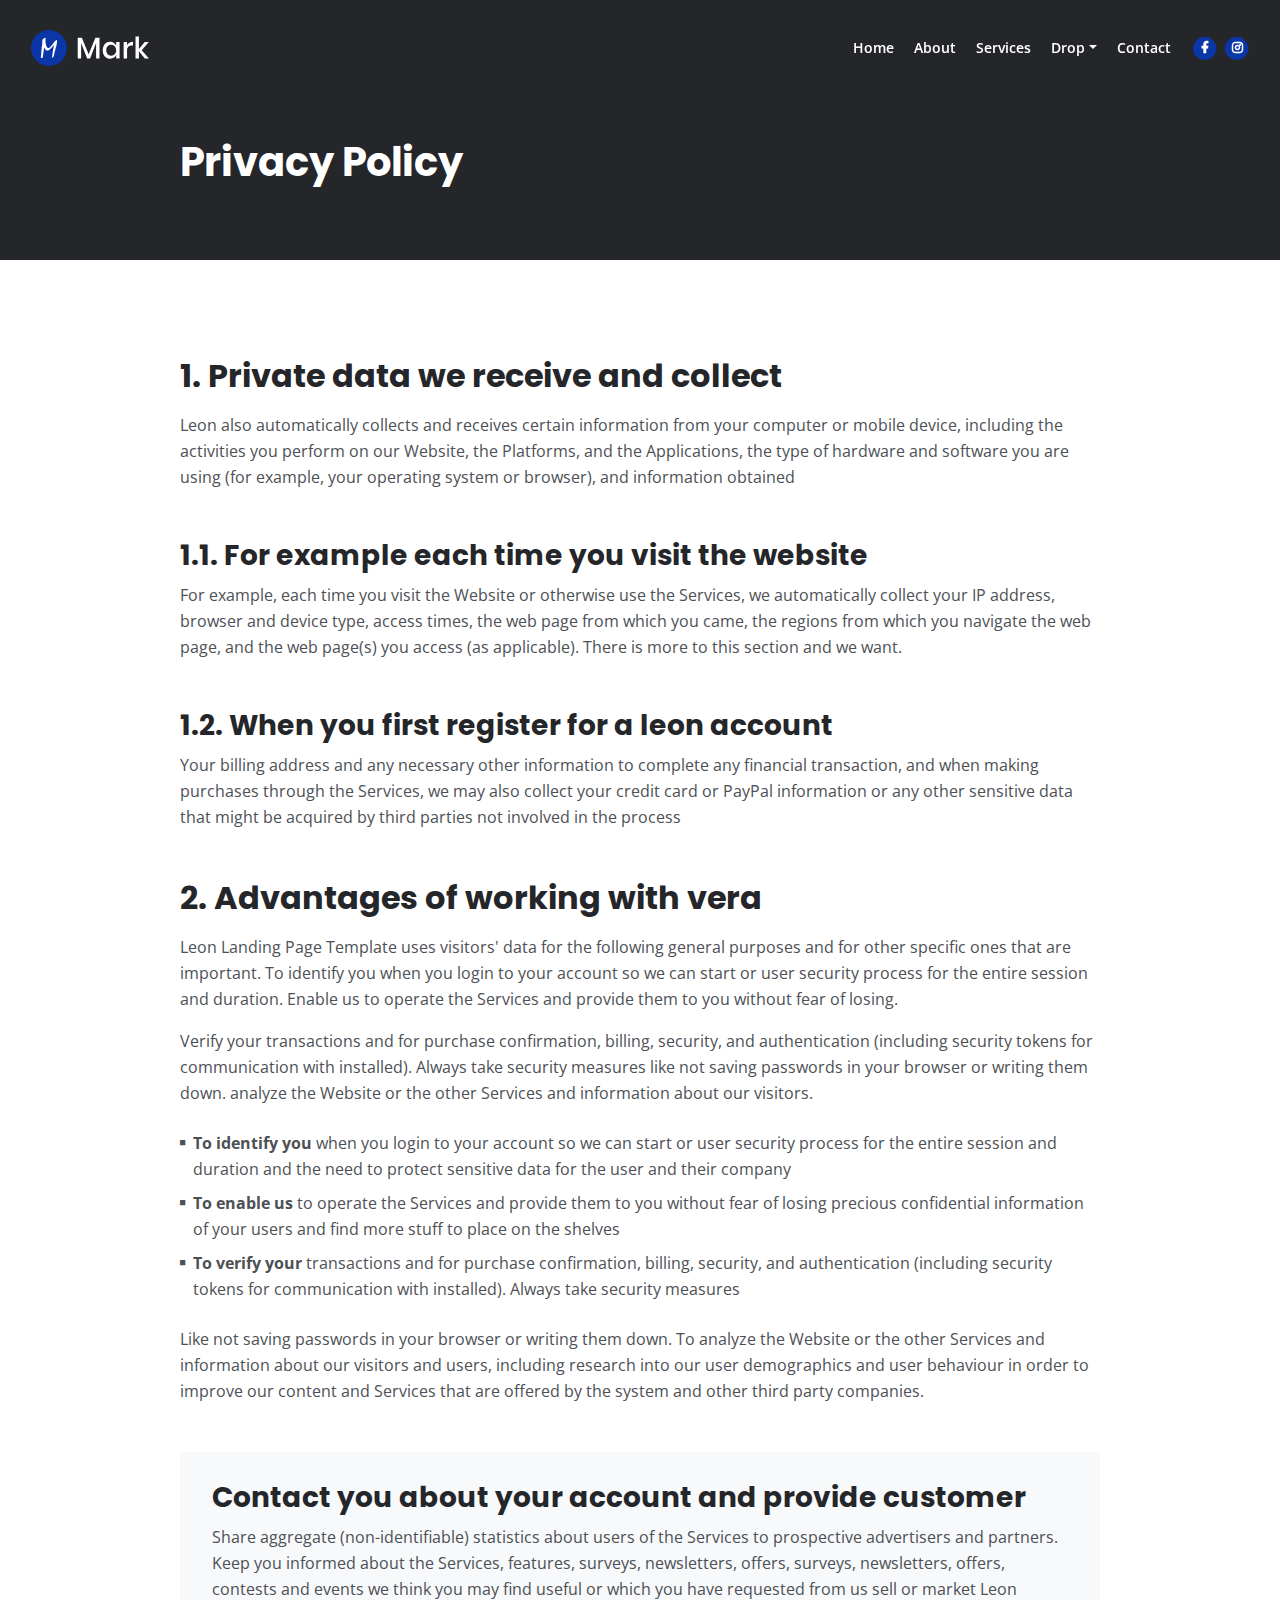
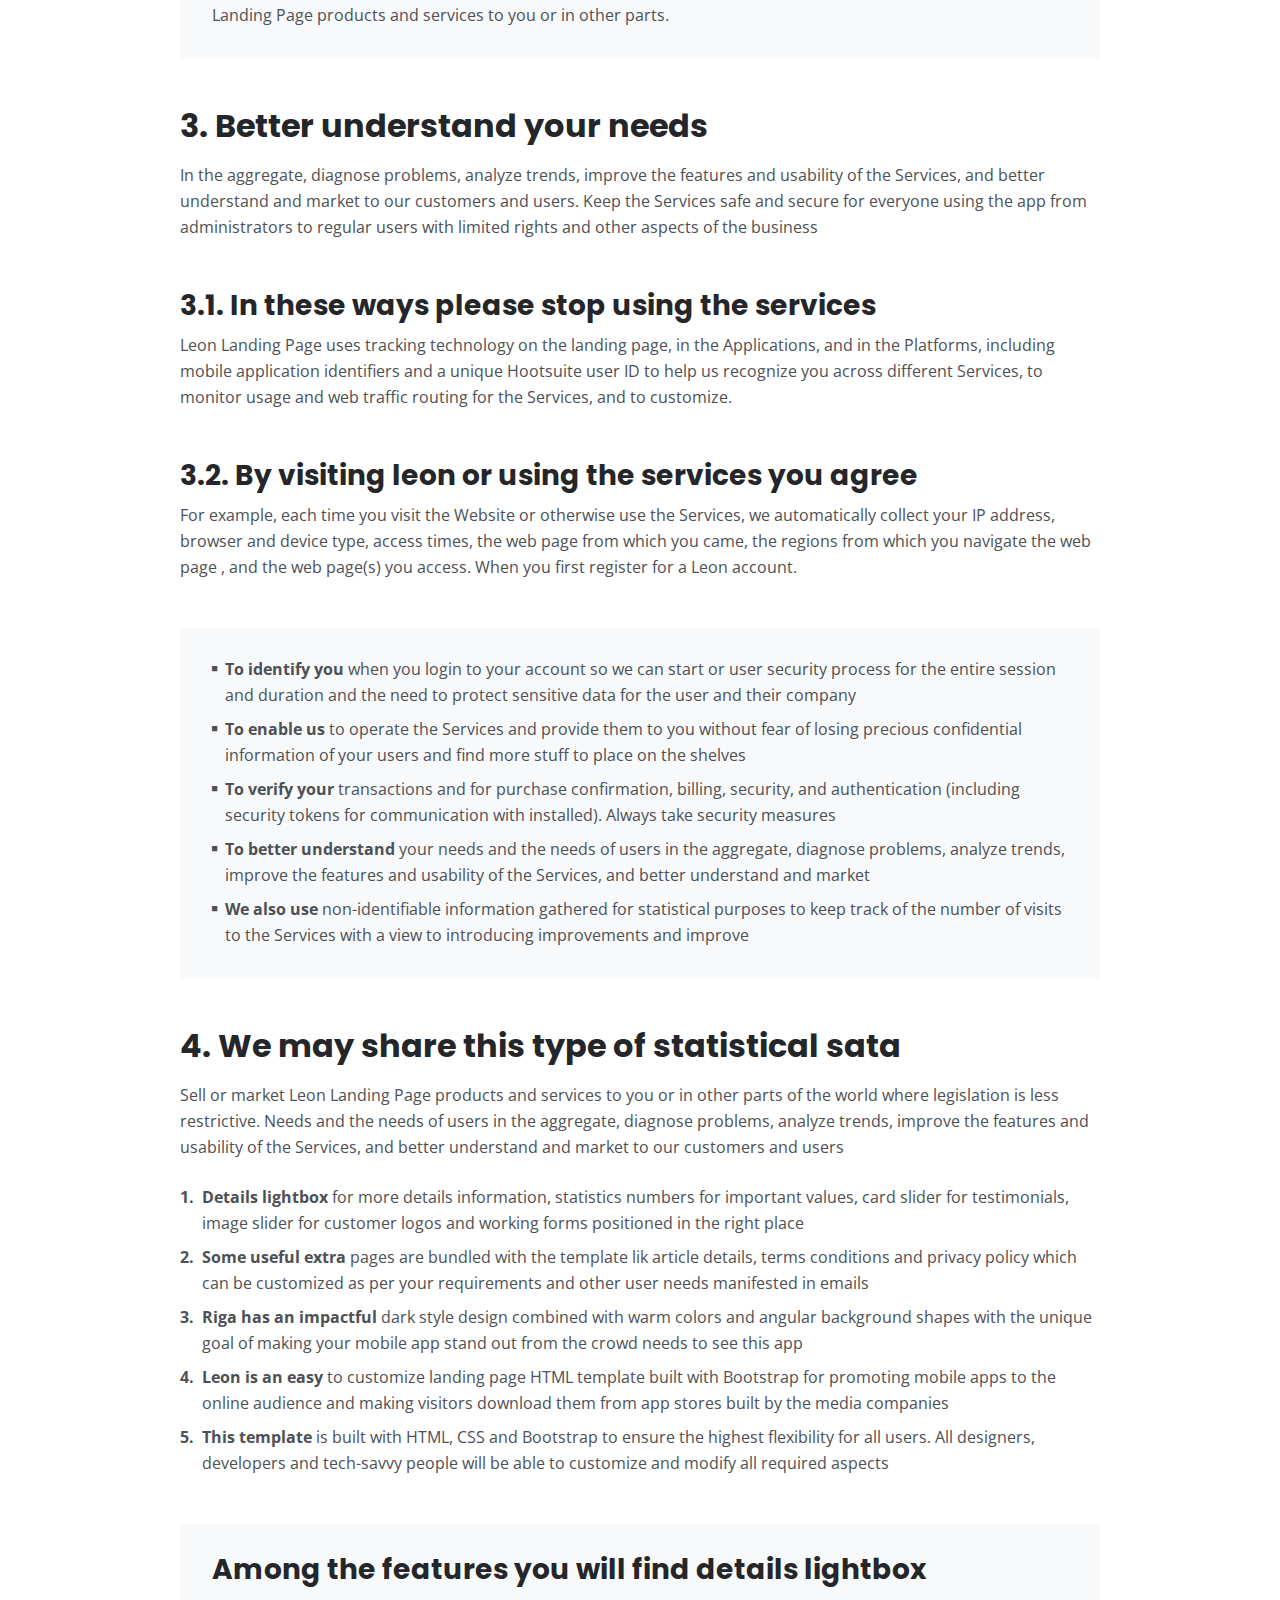
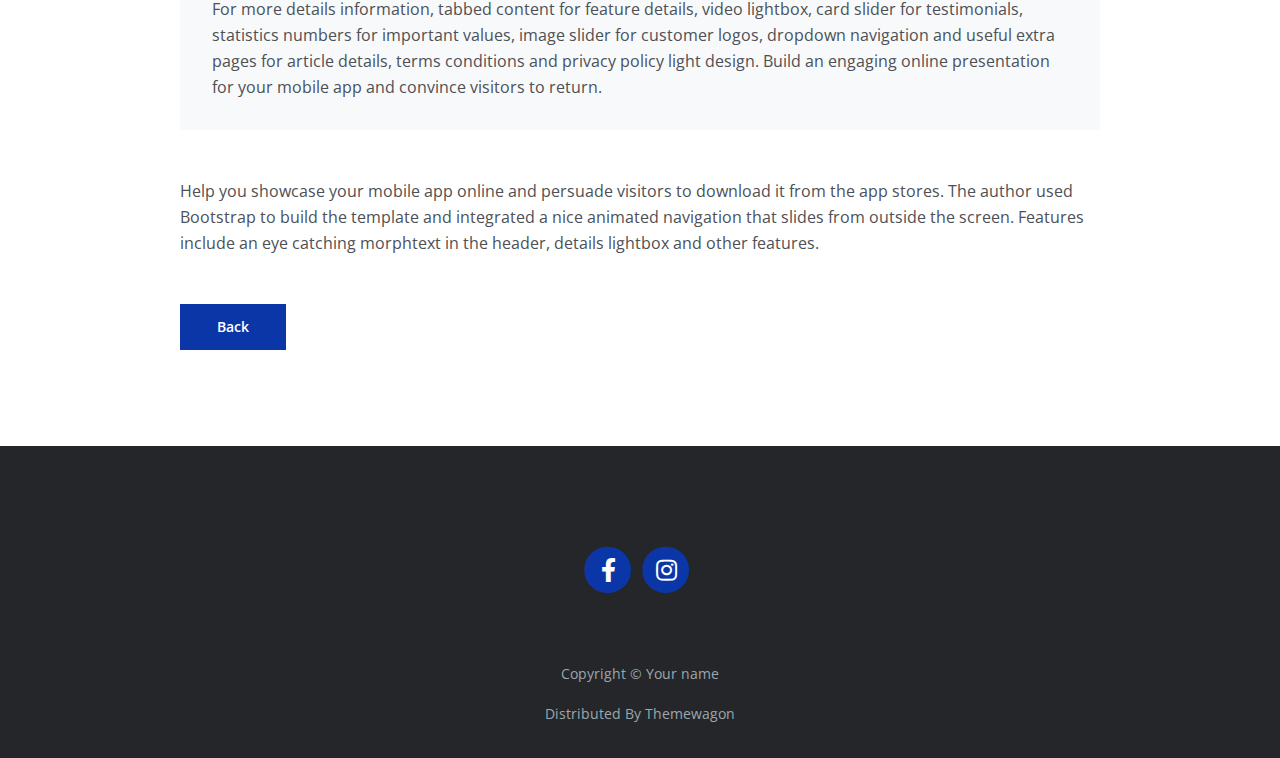
<file: privacy.html>
<!DOCTYPE html>
<html lang="en">
<head>
    <meta charset="utf-8">
    <meta name="viewport" content="width=device-width, initial-scale=1, shrink-to-fit=no">
    
    <!-- SEO Meta Tags -->
    <meta name="description" content="Your description">
    <meta name="author" content="Your name">

    <!-- OG Meta Tags to improve the way the post looks when you share the page on Facebook, Twitter, LinkedIn -->
	<meta property="og:site_name" content="" /> <!-- website name -->
	<meta property="og:site" content="" /> <!-- website link -->
	<meta property="og:title" content=""/> <!-- title shown in the actual shared post -->
	<meta property="og:description" content="" /> <!-- description shown in the actual shared post -->
	<meta property="og:image" content="" /> <!-- image link, make sure it's jpg -->
	<meta property="og:url" content="" /> <!-- where do you want your post to link to -->
	<meta name="twitter:card" content="summary_large_image"> <!-- to have large image post format in Twitter -->

    <!-- Webpage Title -->
    <title>Privacy Policy - Piseth</title>
    
    <!-- Styles -->
    <link rel="preconnect" href="https://fonts.gstatic.com">
    <link href="https://fonts.googleapis.com/css2?family=Open+Sans:ital,wght@0,400;0,600;0,700;1,400&family=Poppins:wght@600&display=swap" rel="stylesheet">
    <link href="css/bootstrap.css" rel="stylesheet">
    <link href="css/fontawesome-all.css" rel="stylesheet">
	<link href="css/styles.css" rel="stylesheet">
	
	<!-- Favicon  -->
    <link rel="icon" href="images/favicon.png">
</head>
<body data-spy="scroll" data-target=".fixed-top">
    
    <!-- Navigation -->
    <nav class="navbar navbar-expand-lg fixed-top navbar-dark">
        <div class="container">
            
            <!-- Image Logo -->
            <a class="navbar-brand logo-image" href="index.html"><img src="images/logo.svg" alt="alternative"></a>  

            <!-- Text Logo - Use this if you don't have a graphic logo -->
            <!-- <a class="navbar-brand logo-text page-scroll" href="index.html">Mark</a> -->

            <button class="navbar-toggler p-0 border-0" type="button" data-toggle="offcanvas">
                <span class="navbar-toggler-icon"></span>
            </button>

            <div class="navbar-collapse offcanvas-collapse" id="navbarsExampleDefault">
                <ul class="navbar-nav ml-auto">
                    <li class="nav-item">
                        <a class="nav-link page-scroll" href="index.html#header">Home <span class="sr-only">(current)</span></a>
                    </li>
                    <li class="nav-item">
                        <a class="nav-link page-scroll" href="index.html#about">About</a>
                    </li>
                    <li class="nav-item">
                        <a class="nav-link page-scroll" href="index.html#services">Services</a>
                    </li>
                    <li class="nav-item dropdown">
                        <a class="nav-link dropdown-toggle" href="#" id="dropdown01" data-toggle="dropdown" aria-haspopup="true" aria-expanded="false">Drop</a>
                        <div class="dropdown-menu" aria-labelledby="dropdown01">
                            <a class="dropdown-item page-scroll" href="project.html">Project Details</a>
                            <div class="dropdown-divider"></div>
                            <a class="dropdown-item page-scroll" href="terms.html">Terms Conditions</a>
                            <div class="dropdown-divider"></div>
                            <a class="dropdown-item page-scroll" href="privacy.html">Privacy Policy</a>
                        </div>
                    </li>
                    <li class="nav-item">
                        <a class="nav-link page-scroll" href="index.html#contact">Contact</a>
                    </li>
                </ul>
                <span class="nav-item social-icons">
                    <span class="fa-stack">
                        <a href="https://www.facebook.com/profile.php?id=100018321341950&mibextid=LQQJ4d">
                            <i class="fas fa-circle fa-stack-2x"></i>
                            <i class="fab fa-facebook-f fa-stack-1x"></i>
                        </a>
                    </span>
                    <span class="fa-stack">
                        <a href="https://www.instagram.com/defseth?igsh=NHFpcnB1cHZqdm1r&utm_source=qr">
                            <i class="fas fa-circle fa-stack-2x"></i>
                            <i class="fab fa-instagram fa-stack-1x"></i>
                        </a>
                    </span>
                </span>
            </div> <!-- end of navbar-collapse -->
        </div> <!-- end of container -->
    </nav> <!-- end of navbar -->
    <!-- end of navigation -->


    <!-- Header -->
    <header class="ex-header">
        <div class="container">
            <div class="row">
                <div class="col-xl-10 offset-xl-1">
                    <h1>Privacy Policy</h1>
                </div> <!-- end of col -->
            </div> <!-- end of row -->
        </div> <!-- end of container -->
    </header> <!-- end of ex-header -->
    <!-- end of header -->


    <!-- Basic -->
    <div class="ex-basic-1 pt-5 pb-5">
        <div class="container">
            <div class="row">
                <div class="col-xl-10 offset-xl-1">
                    <h2 class="mt-5 mb-3">1. Private data we receive and collect</h2>
                    <p class="mb-5">Leon also automatically collects and receives certain information from your computer or mobile device, including the activities you perform on our Website, the Platforms, and the Applications, the type of hardware and software you are using (for example, your operating system or browser), and information obtained</p>
                    <h3>1.1. For example each time you visit the website</h3>
                    <p class="mb-5">For example, each time you visit the Website or otherwise use the Services, we automatically collect your IP address, browser and device type, access times, the web page from which you came, the regions from which you navigate the web page, and the web page(s) you access (as applicable). There is more to this section and we want.</p>
                    <h3>1.2. When you first register for a leon account</h3>
                    <p class="mb-5">Your billing address and any necessary other information to complete any financial transaction, and when making purchases through the Services, we may also collect your credit card or PayPal information or any other sensitive data that might be acquired by third parties not involved in the process</p>
                    
                    <h2 class="mb-3">2. Advantages of working with vera</h2>
                    <p>Leon Landing Page Template uses visitors' data for the following general purposes and for other specific ones that are important. To identify you when you login to your account so we can start or user security process for the entire session and duration. Enable us to operate the Services and provide them to you without fear of losing.</p>
                    <p class="mb-4">Verify your transactions and for purchase confirmation, billing, security, and authentication (including security tokens for communication with installed). Always take security measures like not saving passwords in your browser or writing them down. analyze the Website or the other Services and information about our visitors.</p>
                    <ul class="list-unstyled li-space-lg mb-4">
                        <li class="media">
                            <i class="fas fa-square"></i>
                            <div class="media-body"><strong>To identify you</strong> when you login to your account so we can start or user security process for the entire session and duration and the need to protect sensitive data for the user and their company</div>
                        </li>
                        <li class="media">
                            <i class="fas fa-square"></i>
                            <div class="media-body"><strong>To enable us</strong> to operate the Services and provide them to you without fear of losing precious confidential information of your users and find more stuff to place on the shelves</div>
                        </li>
                        <li class="media">
                            <i class="fas fa-square"></i>
                            <div class="media-body"><strong>To verify your</strong> transactions and for purchase confirmation, billing, security, and authentication (including security tokens for communication with installed). Always take security measures</div>
                        </li>
                    </ul>
                    <p class="mb-5">Like not saving passwords in your browser or writing them down. To analyze the Website or the other Services and information about our visitors and users, including research into our user demographics and user behaviour in order to improve our content and Services that are offered by the system and other third party companies.</p>
                    <div class="text-box mb-5">
                        <h3>Contact you about your account and provide customer</h3>
                        <p>Share aggregate (non-identifiable) statistics about users of the Services to prospective advertisers and partners. Keep you informed about the Services, features, surveys, newsletters, offers, surveys, newsletters, offers, contests and events we think you may find useful or which you have requested from us sell or market Leon Landing Page products and services to you or in other parts.</p>
                    </div> <!-- end of text-box -->
                    
                    <h2 class="mb-3">3. Better understand your needs</h2>
                    <p class="mb-5"> In the aggregate, diagnose problems, analyze trends, improve the features and usability of the Services, and better understand and market to our customers and users. Keep the Services safe and secure for everyone using the app from administrators to regular users with limited rights and other aspects of the business</p>
                    <h3>3.1. In these ways please stop using the services</h3>
                    <p class="mb-5">Leon Landing Page uses tracking technology on the landing page, in the Applications, and in the Platforms, including mobile application identifiers and a unique Hootsuite user ID to help us recognize you across different Services, to monitor usage and web traffic routing for the Services, and to customize.</p>
                    <h3>3.2. By visiting leon or using the services you agree</h3>
                    <p class="mb-5">For example, each time you visit the Website or otherwise use the Services, we automatically collect your IP address, browser and device type, access times, the web page from which you came, the regions from which you navigate the web page , and the web page(s) you access. When you first register for a Leon account.</p>
                    <div class="text-box mb-5">
                        <ul class="list-unstyled li-space-lg">
                            <li class="media">
                                <i class="fas fa-square"></i>
                                <div class="media-body"><strong>To identify you</strong> when you login to your account so we can start or user security process for the entire session and duration and the need to protect sensitive data for the user and their company</div>
                            </li>
                            <li class="media">
                                <i class="fas fa-square"></i>
                                <div class="media-body"><strong>To enable us</strong> to operate the Services and provide them to you without fear of losing precious confidential information of your users and find more stuff to place on the shelves</div>
                            </li>
                            <li class="media">
                                <i class="fas fa-square"></i>
                                <div class="media-body"><strong>To verify your</strong> transactions and for purchase confirmation, billing, security, and authentication (including security tokens for communication with installed). Always take security measures</div>
                            </li>
                            <li class="media">
                                <i class="fas fa-square"></i>
                                <div class="media-body"><strong>To better understand</strong> your needs and the needs of users in the aggregate, diagnose problems, analyze trends, improve the features and usability of the Services, and better understand and market</div>
                            </li>
                            <li class="media">
                                <i class="fas fa-square"></i>
                                <div class="media-body"><strong>We also use</strong> non-identifiable information gathered for statistical purposes to keep track of the number of visits to the Services with a view to introducing improvements and improve</div>
                            </li>
                        </ul>
                    </div> <!-- end of text-box -->
                    
                    <h2 class="mb-3">4. We may share this type of statistical sata</h2>
                    <p class="mb-4">Sell or market Leon Landing Page products and services to you or in other parts of the world where legislation is less restrictive. Needs and the needs of users in the aggregate, diagnose problems, analyze trends, improve the features and usability of the Services, and better understand and market to our customers and users</p>
                    <ul class="list-unstyled li-space-lg mb-5">
                        <li class="media">
                            <strong>1.</strong>
                            <div class="media-body"><strong>Details lightbox</strong> for more details information, statistics numbers for important values, card slider for testimonials, image slider for customer logos and working forms positioned in the right place</div>
                        </li>
                        <li class="media">
                            <strong>2.</strong>
                            <div class="media-body"><strong>Some useful extra</strong> pages are bundled with the template lik article details, terms conditions and privacy policy which can be customized as per your requirements and other user needs manifested in emails</div>
                        </li>
                        <li class="media">
                            <strong>3.</strong>
                            <div class="media-body"><strong>Riga has an impactful</strong> dark style design combined with warm colors and angular background shapes with the unique goal of making your mobile app stand out from the crowd needs to see this app</div>
                        </li>
                        <li class="media">
                            <strong>4.</strong>
                            <div class="media-body"><strong>Leon is an easy</strong> to customize landing page HTML template built with Bootstrap for promoting mobile apps to the online audience and making visitors download them from app stores built by the media companies</div>
                        </li>
                        <li class="media">
                            <strong>5.</strong>
                            <div class="media-body"><strong>This template</strong> is built with HTML, CSS and Bootstrap to ensure the highest flexibility for all users. All designers, developers and tech-savvy people will be able to customize and modify all required aspects</div>
                        </li>
                    </ul>
                    
                    <div class="text-box mb-5">
                        <h3>Among the features you will find details lightbox</h3>
                        <p>For more details information, tabbed content for feature details, video lightbox, card slider for testimonials, statistics numbers for important values, image slider for customer logos, dropdown navigation and useful extra pages for article details, terms conditions and privacy policy light design. Build an engaging online presentation for your mobile app and convince visitors to return.</p>
                    </div> <!-- end of text-box -->
                    <p class="mb-5">Help you showcase your mobile app online and persuade visitors to download it from the app stores. The author used Bootstrap to build the template and integrated a nice animated navigation that slides from outside the screen. Features include an eye catching morphtext in the header, details lightbox and other features.</p>
                    
                    <a class="btn-solid-reg mb-5" href="index.html">Back</a>
                </div> <!-- end of col -->
            </div> <!-- end of row -->
        </div> <!-- end of container -->
    </div> <!-- end of ex-basic-1 -->
    <!-- end of basic -->


    <!-- Footer -->
    <div class="footer bg-gray">
        <div class="container">
            <div class="row">
                <div class="col-lg-12">
                    <div class="social-container">
                        <span class="fa-stack">
                            <a href="https://www.facebook.com/profile.php?id=100018321341950&mibextid=LQQJ4d">
                                <i class="fas fa-circle fa-stack-2x"></i>
                                <i class="fab fa-facebook-f fa-stack-1x"></i>
                            </a>
                        </span>
                        <span class="fa-stack">
                            <a href="https://www.instagram.com/defseth?igsh=NHFpcnB1cHZqdm1r&utm_source=qr">
                                <i class="fas fa-circle fa-stack-2x"></i>
                                <i class="fab fa-instagram fa-stack-1x"></i>
                            </a>
                        </span>
                    </div> <!-- end of social-container -->
                </div> <!-- end of col -->
            </div> <!-- end of row -->
        </div> <!-- end of container -->
    </div> <!-- end of footer -->  
    <!-- end of footer -->


    <!-- Copyright -->
    <div class="copyright bg-gray">
        <div class="container">
            <div class="row">
                <div class="col-lg-12">
                    <p class="p-small">Copyright © <a class="no-line" href="#your-link">Your name</a></p>
                </div> <!-- end of col -->
            </div> <!-- enf of row -->
        </div> <!-- end of container -->

        <div class="container">
            <div class="row">
                <div class="col-lg-12">
                    <p class="p-small">Distributed By <a class="no-line" href="https://themewagon.com/">Themewagon</a></p>
                </div> <!-- end of col -->
            </div> <!-- enf of row -->
        </div> <!-- end of container -->
    </div> <!-- end of copyright --> 
    <!-- end of copyright -->
    
    	
    <!-- Scripts -->
    <script src="js/jquery.min.js"></script> <!-- jQuery for Bootstrap's JavaScript plugins -->
    <script src="js/bootstrap.min.js"></script> <!-- Bootstrap framework -->
    <script src="js/jquery.easing.min.js"></script> <!-- jQuery Easing for smooth scrolling between anchors -->
    <script src="js/scripts.js"></script> <!-- Custom scripts -->
</body>
</html>
</file>
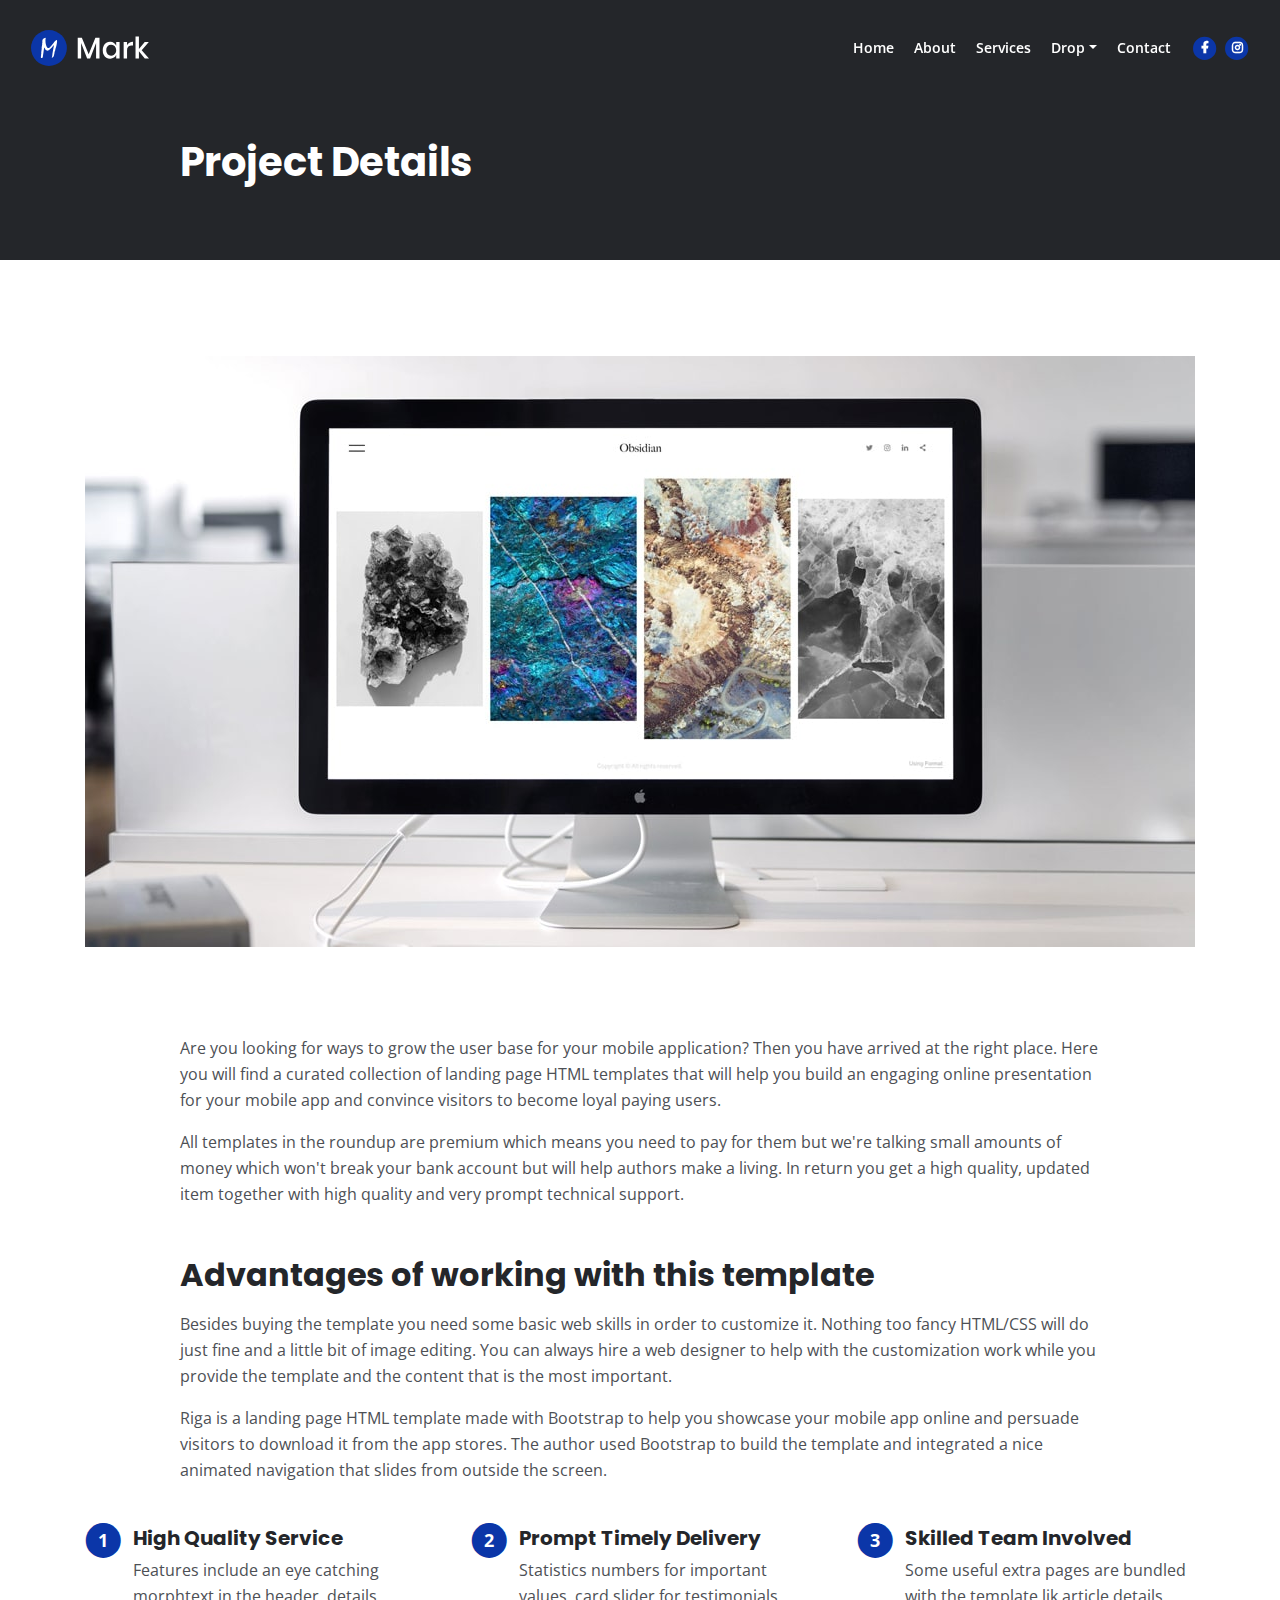
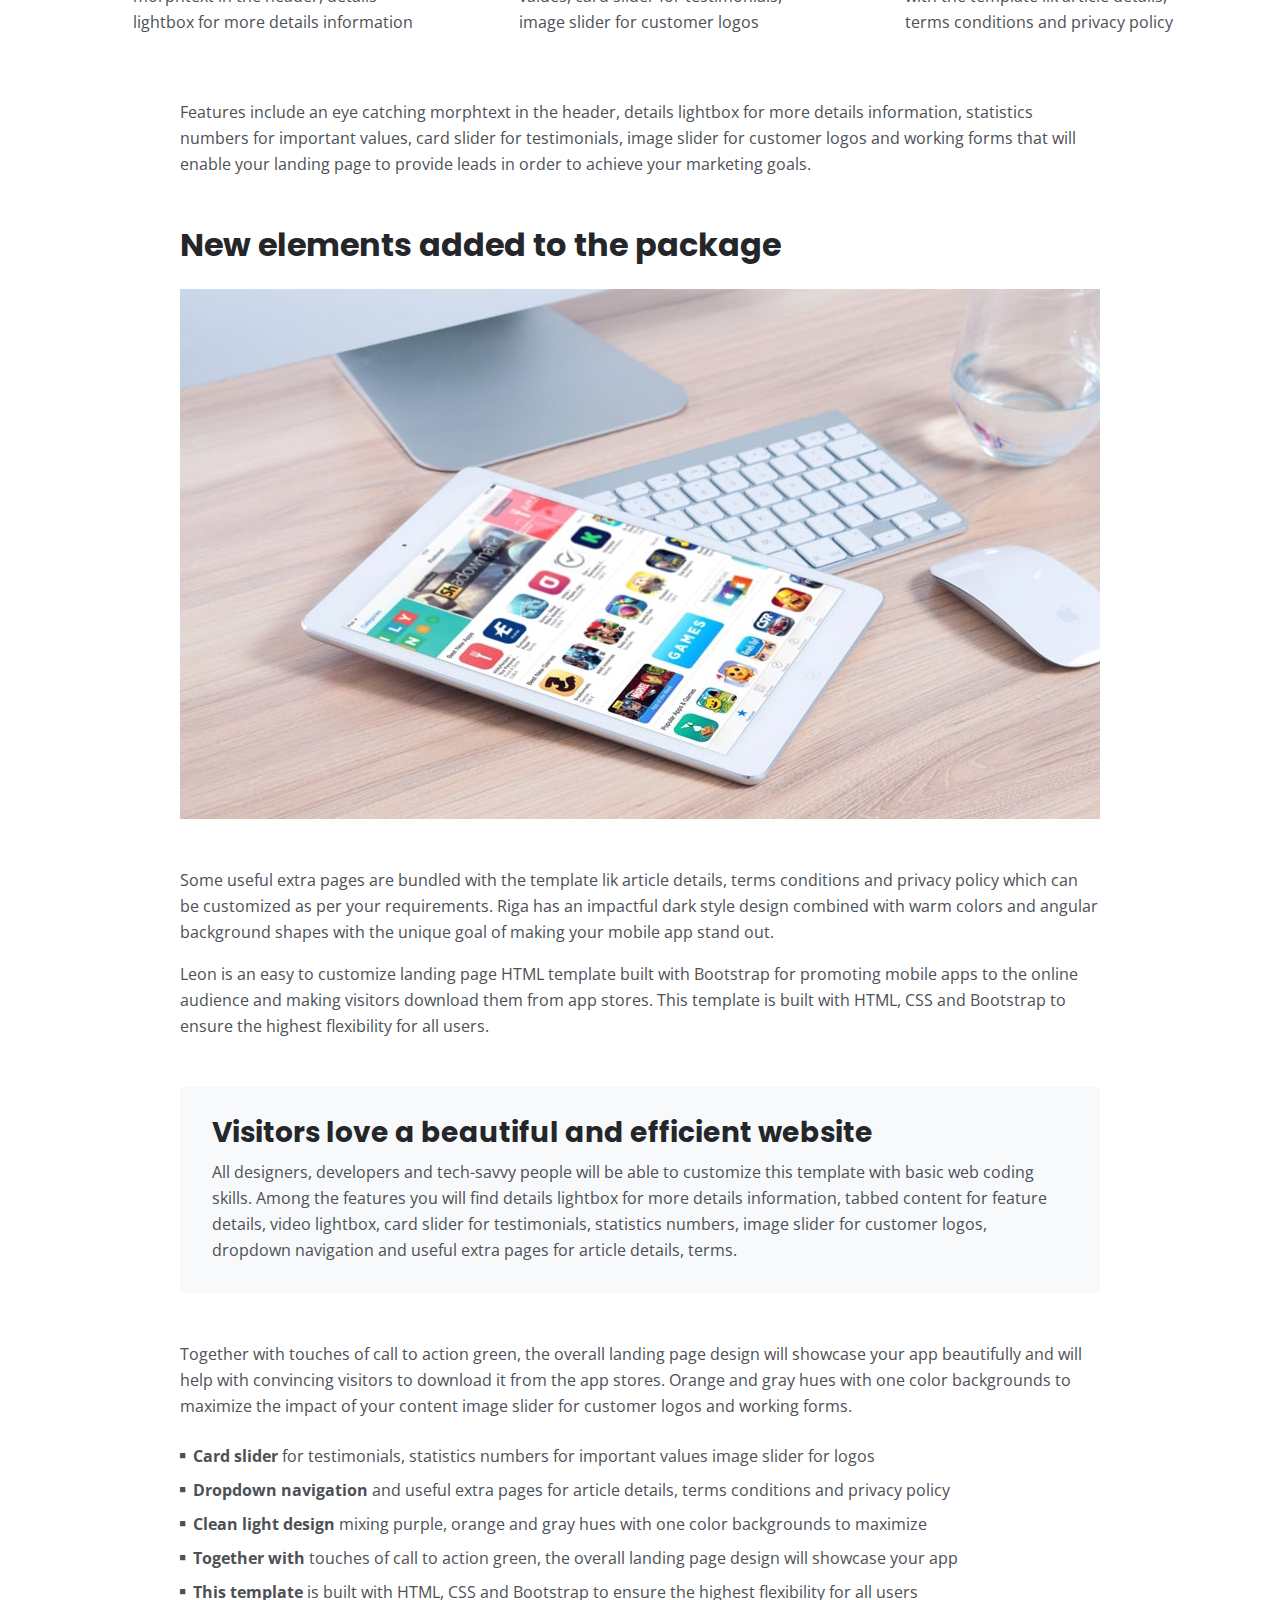
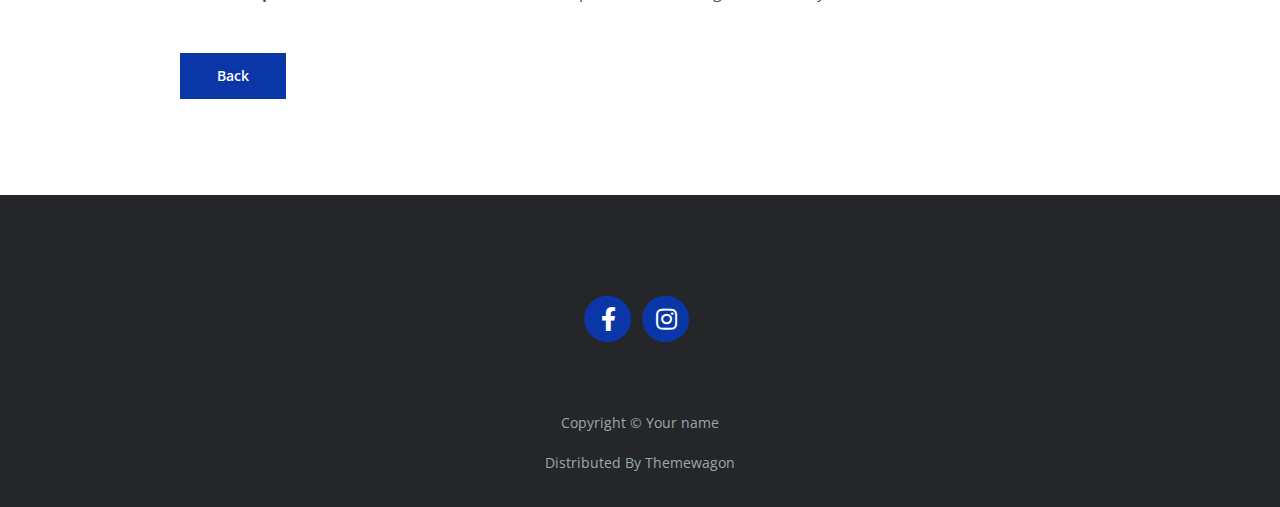
<file: project.html>
<!DOCTYPE html>
<html lang="en">
<head>
    <meta charset="utf-8">
    <meta name="viewport" content="width=device-width, initial-scale=1, shrink-to-fit=no">
    
    <!-- SEO Meta Tags -->
    <meta name="description" content="Your description">
    <meta name="author" content="Your name">

    <!-- OG Meta Tags to improve the way the post looks when you share the page on Facebook, Twitter, LinkedIn -->
	<meta property="og:site_name" content="" /> <!-- website name -->
	<meta property="og:site" content="" /> <!-- website link -->
	<meta property="og:title" content=""/> <!-- title shown in the actual shared post -->
	<meta property="og:description" content="" /> <!-- description shown in the actual shared post -->
	<meta property="og:image" content="" /> <!-- image link, make sure it's jpg -->
	<meta property="og:url" content="" /> <!-- where do you want your post to link to -->
	<meta name="twitter:card" content="summary_large_image"> <!-- to have large image post format in Twitter -->

    <!-- Webpage Title -->
    <title>Project Details - Piseth</title>
    
    <!-- Styles -->
    <link rel="preconnect" href="https://fonts.gstatic.com">
    <link href="https://fonts.googleapis.com/css2?family=Open+Sans:ital,wght@0,400;0,600;0,700;1,400&family=Poppins:wght@600&display=swap" rel="stylesheet">
    <link href="css/bootstrap.css" rel="stylesheet">
    <link href="css/fontawesome-all.css" rel="stylesheet">
	<link href="css/styles.css" rel="stylesheet">
	
	<!-- Favicon  -->
    <link rel="icon" href="images/favicon.png">
</head>
<body data-spy="scroll" data-target=".fixed-top">
    
    <!-- Navigation -->
    <nav class="navbar navbar-expand-lg fixed-top navbar-dark">
        <div class="container">
            
            <!-- Image Logo -->
            <a class="navbar-brand logo-image" href="index.html"><img src="images/logo.svg" alt="alternative"></a>  

            <!-- Text Logo - Use this if you don't have a graphic logo -->
            <!-- <a class="navbar-brand logo-text page-scroll" href="index.html">Mark</a> -->

            <button class="navbar-toggler p-0 border-0" type="button" data-toggle="offcanvas">
                <span class="navbar-toggler-icon"></span>
            </button>

            <div class="navbar-collapse offcanvas-collapse" id="navbarsExampleDefault">
                <ul class="navbar-nav ml-auto">
                    <li class="nav-item">
                        <a class="nav-link page-scroll" href="index.html#header">Home <span class="sr-only">(current)</span></a>
                    </li>
                    <li class="nav-item">
                        <a class="nav-link page-scroll" href="index.html#about">About</a>
                    </li>
                    <li class="nav-item">
                        <a class="nav-link page-scroll" href="index.html#services">Services</a>
                    </li>
                    <li class="nav-item dropdown">
                        <a class="nav-link dropdown-toggle" href="#" id="dropdown01" data-toggle="dropdown" aria-haspopup="true" aria-expanded="false">Drop</a>
                        <div class="dropdown-menu" aria-labelledby="dropdown01">
                            <a class="dropdown-item page-scroll" href="project.html">Project Details</a>
                            <div class="dropdown-divider"></div>
                            <a class="dropdown-item page-scroll" href="terms.html">Terms Conditions</a>
                            <div class="dropdown-divider"></div>
                            <a class="dropdown-item page-scroll" href="privacy.html">Privacy Policy</a>
                        </div>
                    </li>
                    <li class="nav-item">
                        <a class="nav-link page-scroll" href="index.html#contact">Contact</a>
                    </li>
                </ul>
                <span class="nav-item social-icons">
                    <span class="fa-stack">
                        <a href="https://www.facebook.com/profile.php?id=100018321341950&mibextid=LQQJ4d">
                            <i class="fas fa-circle fa-stack-2x"></i>
                            <i class="fab fa-facebook-f fa-stack-1x"></i>
                        </a>
                    </span>
                    <span class="fa-stack">
                        <a href="https://www.instagram.com/defseth?igsh=NHFpcnB1cHZqdm1r&utm_source=qr">
                            <i class="fas fa-circle fa-stack-2x"></i>
                            <i class="fab fa-instagram fa-stack-1x"></i>
                        </a>
                    </span>
                </span>
            </div> <!-- end of navbar-collapse -->
        </div> <!-- end of container -->
    </nav> <!-- end of navbar -->
    <!-- end of navigation -->


    <!-- Header -->
    <header class="ex-header">
        <div class="container">
            <div class="row">
                <div class="col-xl-10 offset-xl-1">
                    <h1>Project Details</h1>
                </div> <!-- end of col -->
            </div> <!-- end of row -->
        </div> <!-- end of container -->
    </header> <!-- end of ex-header -->
    <!-- end of header -->


    <!-- Basic -->
    <div class="ex-basic-1 pt-5 pb-5">
        <div class="container">
            <div class="row">
                <div class="col-lg-12">
                    <img class="img-fluid mt-5 mb-3" src="images/project-details-large.jpg" alt="alternative">
                </div> <!-- end of col -->
            </div> <!-- end of row -->
        </div> <!-- end of container -->
    </div> <!-- end of ex-basic-1 -->
    <!-- end of basic -->


    <!-- Basic -->
    <div class="ex-basic-1 pt-4">
        <div class="container">
            <div class="row">
                <div class="col-xl-10 offset-xl-1">
                    <p>Are you looking for ways to grow the user base for your mobile application? Then you have arrived at the right place. Here you will find a curated collection of landing page HTML templates that will help you build an engaging online presentation for your mobile app and convince visitors to become loyal paying users.</p>
                    <p class="mb-5">All templates in the roundup are premium which means you need to pay for them but we're talking small amounts of money which won't break your bank account but will help authors make a living. In return you get a high quality, updated item together with high quality and very prompt technical support.</p>

                    <h2 class="mb-3">Advantages of working with this template</h2>
                    <p>Besides buying the template you need some basic web skills in order to customize it. Nothing too fancy HTML/CSS will do just fine and a little bit of image editing. You can always hire a web designer to help with the customization work while you provide the template and the content that is the most important.</p>
                    <p class="mb-4">Riga is a landing page HTML template made with Bootstrap to help you showcase your mobile app online and persuade visitors to download it from the app stores. The author used Bootstrap to build the template and integrated a nice animated navigation that slides from outside the screen.</p>
                </div> <!-- end of col -->
            </div> <!-- end of row -->
        </div> <!-- end of container -->
    </div> <!-- end of ex-basic-1 -->
    <!-- end of basic -->


    <!-- Cards -->
    <div class="ex-cards-1 pt-3 pb-3">
        <div class="container">
            <div class="row">
                <div class="col-lg-12">
                    
                    <!-- Card -->
                    <div class="card">
                        <ul class="list-unstyled">
                            <li class="media">
                                <span class="fa-stack">
                                    <span class="fas fa-circle fa-stack-2x"></span>
                                    <span class="fa-stack-1x">1</span>
                                </span>
                                <div class="media-body">
                                    <h5>High Quality Service</h5>
                                    <p>Features include an eye catching morphtext in the header, details lightbox for more details information</p>
                                </div>
                            </li>
                        </ul>
                    </div> <!-- end of card -->
                    <!-- end of card -->

                    <!-- Card -->
                    <div class="card">
                        <ul class="list-unstyled">
                            <li class="media">
                                <span class="fa-stack">
                                    <span class="fas fa-circle fa-stack-2x"></span>
                                    <span class="fa-stack-1x">2</span>
                                </span>
                                <div class="media-body">
                                    <h5>Prompt Timely Delivery</h5>
                                    <p>Statistics numbers for important values, card slider for testimonials, image slider for customer logos</p>
                                </div>
                            </li>
                        </ul>
                    </div> <!-- end of card -->
                    <!-- end of card -->

                    <!-- Card -->
                    <div class="card">
                        <ul class="list-unstyled">
                            <li class="media">
                                <span class="fa-stack">
                                    <span class="fas fa-circle fa-stack-2x"></span>
                                    <span class="fa-stack-1x">3</span>
                                </span>
                                <div class="media-body">
                                    <h5>Skilled Team Involved</h5>
                                    <p>Some useful extra pages are bundled with the template lik article details, terms conditions and privacy policy</p>
                                </div>
                            </li>
                        </ul>
                    </div> <!-- end of card -->
                    <!-- end of card -->

                </div> <!-- end of col -->   
            </div> <!-- end of row -->   
        </div> <!-- end of container -->   
    </div> <!-- end of ex-cards-1 -->
    <!-- end of cards -->


    <!-- Basic -->
    <div class="ex-basic-1 pt-3 pb-5">
        <div class="container">
            <div class="row">
                <div class="col-xl-10 offset-xl-1">
                    <p class="mb-5">Features include an eye catching morphtext in the header, details lightbox for more details information, statistics numbers for important values, card slider for testimonials, image slider for customer logos and working forms that will enable your landing page to provide leads in order to achieve your marketing goals.</p>
                    
                    <h2 class="mb-4">New elements added to the package</h2>
                    <img class="img-fluid mb-5" src="images/project-details-small.jpg" alt="alternative">
                    <p>Some useful extra pages are bundled with the template lik article details, terms conditions and privacy policy which can be customized as per your requirements. Riga has an impactful dark style design combined with warm colors and angular background shapes with the unique goal of making your mobile app stand out.</p>
                    <p class="mb-5">Leon is an easy to customize landing page HTML template built with Bootstrap for promoting mobile apps to the online audience and making visitors download them from app stores. This template is built with HTML, CSS and Bootstrap to ensure the highest flexibility for all users.</p>
                    <div class="text-box mb-5">
                        <h3>Visitors love a beautiful and efficient website</h3>
                        <p>All designers, developers and tech-savvy people will be able to customize this template with basic web coding skills. Among the features you will find details lightbox for more details information, tabbed content for feature details, video lightbox, card slider for testimonials, statistics numbers, image slider for customer logos, dropdown navigation and useful extra pages for article details, terms.</p>
                    </div> <!-- end of text-box -->
                    <p class="mb-4">Together with touches of call to action green, the overall landing page design will showcase your app beautifully and will help with convincing visitors to download it from the app stores. Orange and gray hues with one color backgrounds to maximize the impact of your content image slider for customer logos and working forms.</p>
                    <ul class="list-unstyled li-space-lg mb-5">
                        <li class="media">
                            <i class="fas fa-square"></i>
                            <div class="media-body"><strong>Card slider</strong> for testimonials, statistics numbers for important values image slider for logos</div>
                        </li>
                        <li class="media">
                            <i class="fas fa-square"></i>
                            <div class="media-body"><strong>Dropdown navigation</strong> and useful extra pages for article details, terms conditions and privacy policy</div>
                        </li>
                        <li class="media">
                            <i class="fas fa-square"></i>
                            <div class="media-body"><strong>Clean light design</strong> mixing purple, orange and gray hues with one color backgrounds to maximize</div>
                        </li>
                        <li class="media">
                            <i class="fas fa-square"></i>
                            <div class="media-body"><strong>Together with</strong> touches of call to action green, the overall landing page design will showcase your app</div>
                        </li>
                        <li class="media">
                            <i class="fas fa-square"></i>
                            <div class="media-body"><strong>This template</strong> is built with HTML, CSS and Bootstrap to ensure the highest flexibility for all users</div>
                        </li>
                    </ul>

                    <a class="btn-solid-reg mb-5" href="index.html">Back</a>
                </div> <!-- end of col -->
            </div> <!-- end of row -->
        </div> <!-- end of container -->
    </div> <!-- end of ex-basic-1 -->
    <!-- end of basic -->


    <!-- Footer -->
    <div class="footer bg-gray">
        <div class="container">
            <div class="row">
                <div class="col-lg-12">
                    <div class="social-container">
                        <span class="fa-stack">
                            <a href="https://www.facebook.com/profile.php?id=100018321341950&mibextid=LQQJ4d">
                                <i class="fas fa-circle fa-stack-2x"></i>
                                <i class="fab fa-facebook-f fa-stack-1x"></i>
                            </a>
                        </span>
                        <span class="fa-stack">
                            <a href="https://www.instagram.com/defseth?igsh=NHFpcnB1cHZqdm1r&utm_source=qr">
                                <i class="fas fa-circle fa-stack-2x"></i>
                                <i class="fab fa-instagram fa-stack-1x"></i>
                            </a>
                        </span>
                    </div> <!-- end of social-container -->
                </div> <!-- end of col -->
            </div> <!-- end of row -->
        </div> <!-- end of container -->
    </div> <!-- end of footer -->  
    <!-- end of footer -->


    <!-- Copyright -->
    <div class="copyright bg-gray">
        <div class="container">
            <div class="row">
                <div class="col-lg-12">
                    <p class="p-small">Copyright © <a class="no-line" href="#your-link">Your name</a></p>
                </div> <!-- end of col -->
            </div> <!-- enf of row -->
        </div> <!-- end of container -->


        <div class="container">
            <div class="row">
                <div class="col-lg-12">
                    <p class="p-small">Distributed By <a class="no-line" href="https://themewagon.com/">Themewagon</a></p>
                </div> <!-- end of col -->
            </div> <!-- enf of row -->
        </div> <!-- end of container -->
    </div> <!-- end of copyright --> 
    <!-- end of copyright -->
    
    	
    <!-- Scripts -->
    <script src="js/jquery.min.js"></script> <!-- jQuery for Bootstrap's JavaScript plugins -->
    <script src="js/bootstrap.min.js"></script> <!-- Bootstrap framework -->
    <script src="js/jquery.easing.min.js"></script> <!-- jQuery Easing for smooth scrolling between anchors -->
    <script src="js/scripts.js"></script> <!-- Custom scripts -->
</body>
</html>
</file>
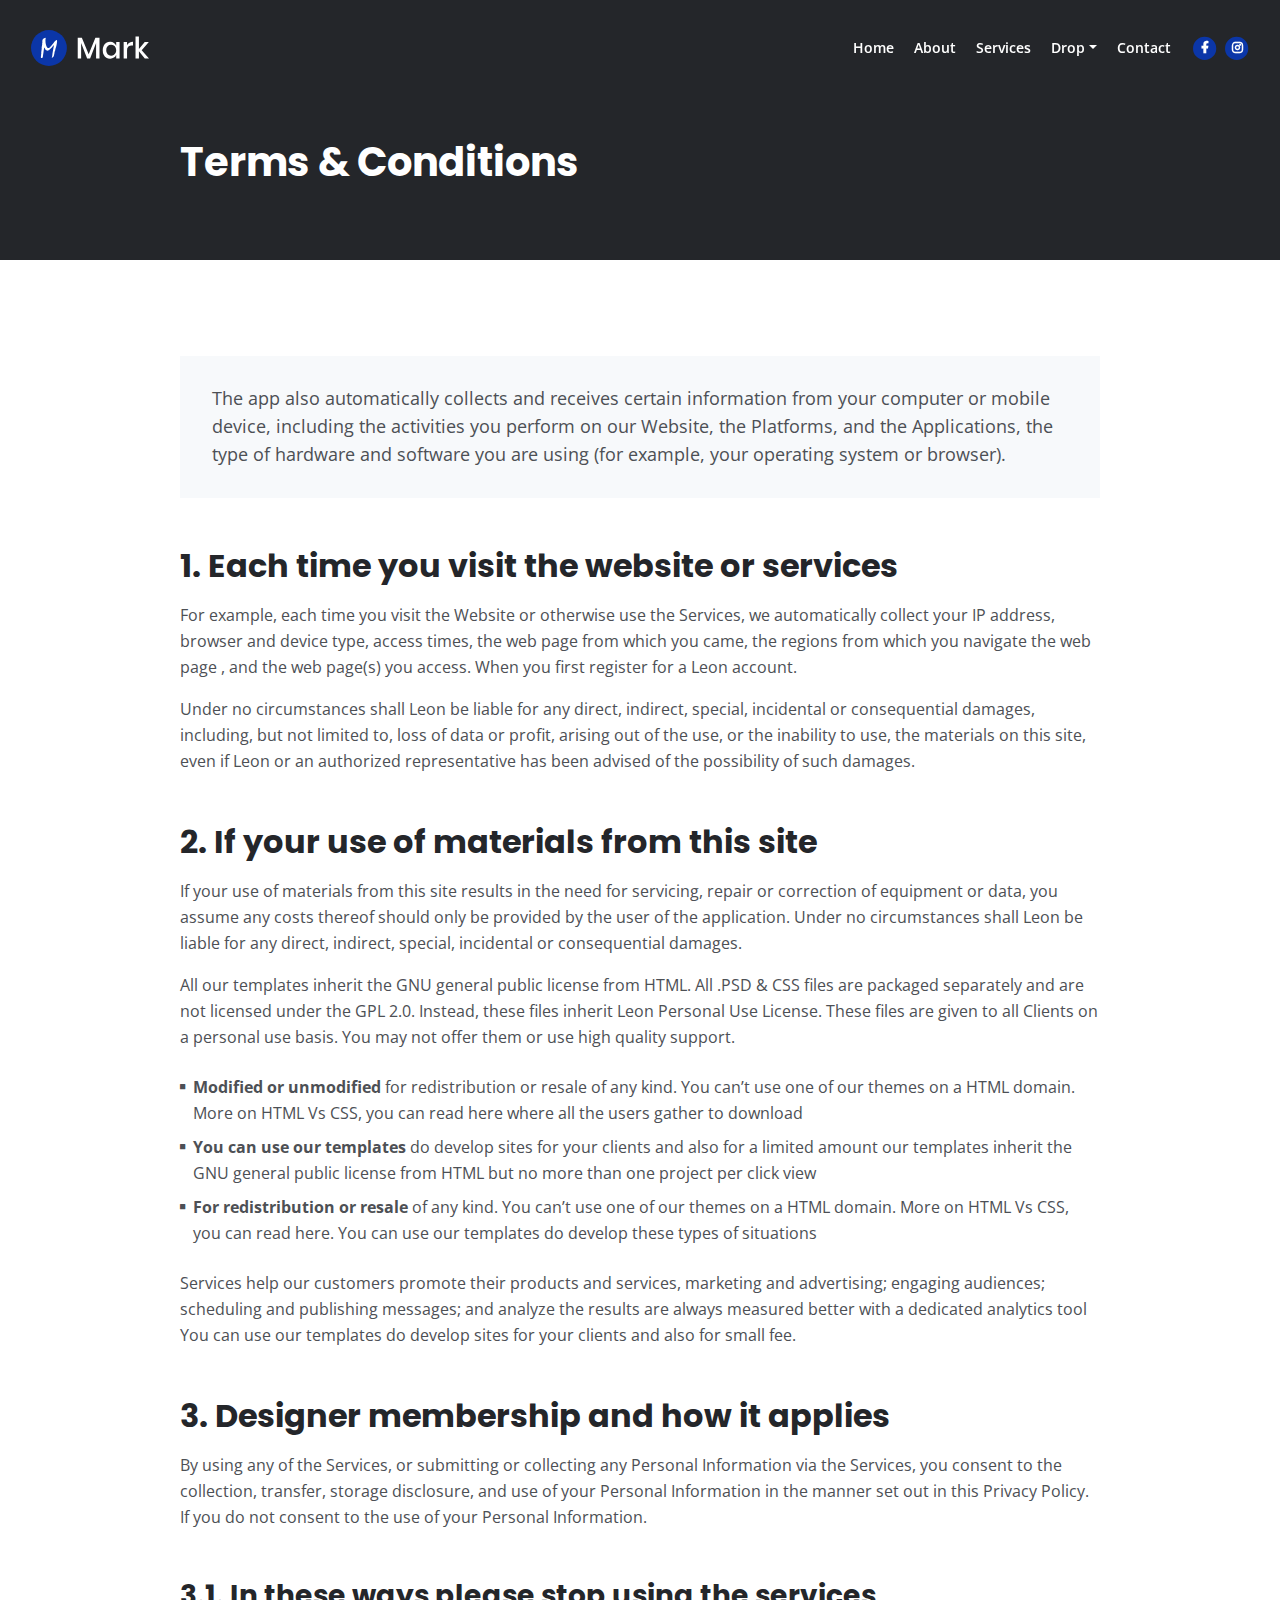
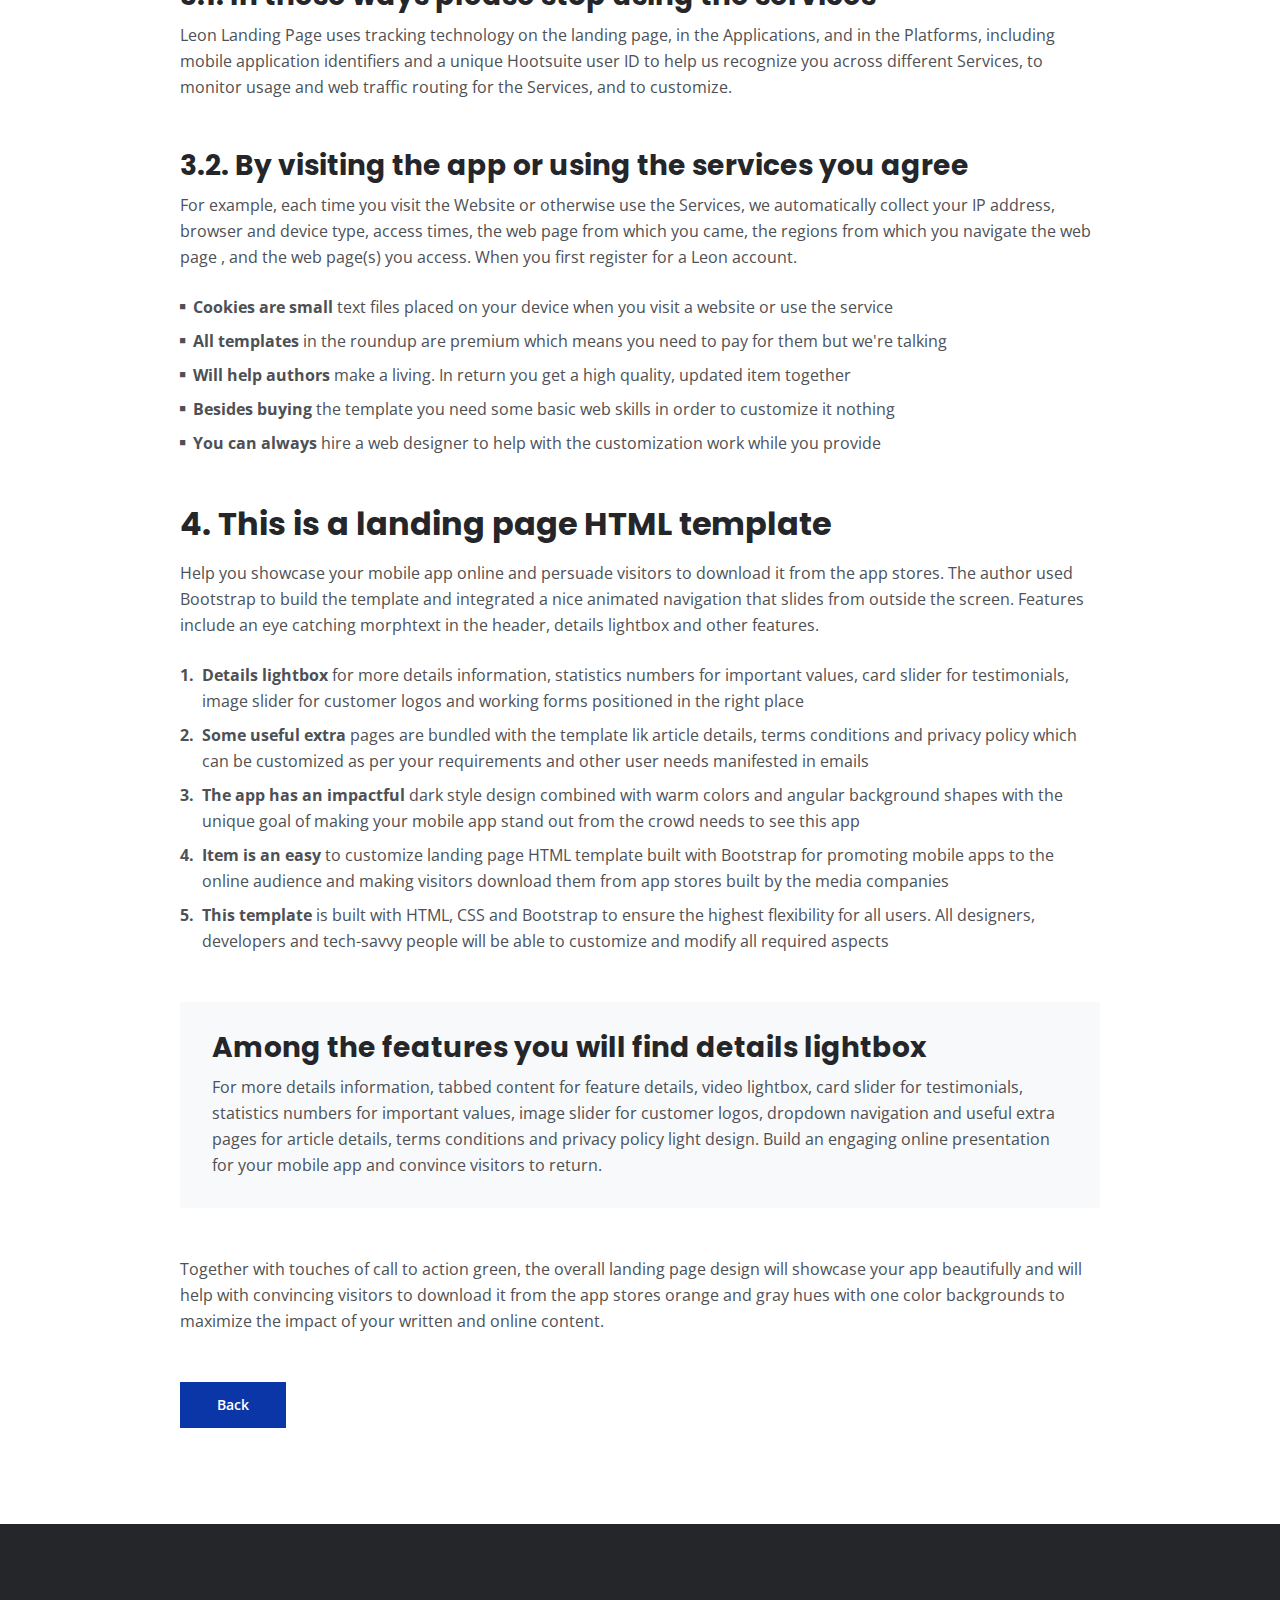
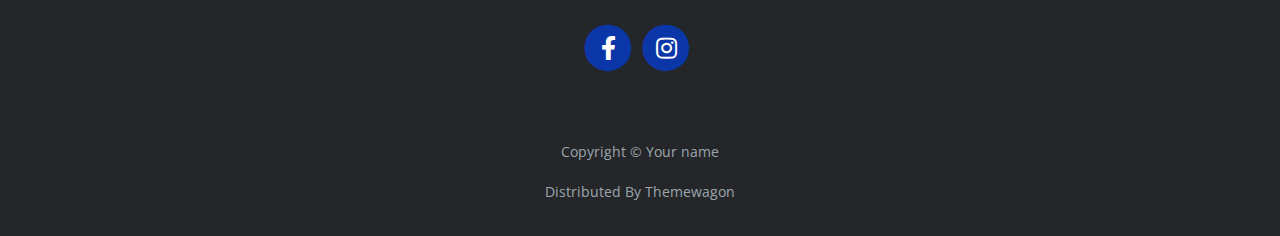
<file: terms.html>
<!DOCTYPE html>
<html lang="en">
<head>
    <meta charset="utf-8">
    <meta name="viewport" content="width=device-width, initial-scale=1, shrink-to-fit=no">
    
    <!-- SEO Meta Tags -->
    <meta name="description" content="Your description">
    <meta name="author" content="Your name">

    <!-- OG Meta Tags to improve the way the post looks when you share the page on Facebook, Twitter, LinkedIn -->
	<meta property="og:site_name" content="" /> <!-- website name -->
	<meta property="og:site" content="" /> <!-- website link -->
	<meta property="og:title" content=""/> <!-- title shown in the actual shared post -->
	<meta property="og:description" content="" /> <!-- description shown in the actual shared post -->
	<meta property="og:image" content="" /> <!-- image link, make sure it's jpg -->
	<meta property="og:url" content="" /> <!-- where do you want your post to link to -->
	<meta name="twitter:card" content="summary_large_image"> <!-- to have large image post format in Twitter -->

    <!-- Webpage Title -->
    <title>Terms & Conditions - Piseth</title>
    
    <!-- Styles -->
    <link rel="preconnect" href="https://fonts.gstatic.com">
    <link href="https://fonts.googleapis.com/css2?family=Open+Sans:ital,wght@0,400;0,600;0,700;1,400&family=Poppins:wght@600&display=swap" rel="stylesheet">
    <link href="css/bootstrap.css" rel="stylesheet">
    <link href="css/fontawesome-all.css" rel="stylesheet">
	<link href="css/styles.css" rel="stylesheet">
	
	<!-- Favicon  -->
    <link rel="icon" href="images/favicon.png">
</head>
<body data-spy="scroll" data-target=".fixed-top">
    
    <!-- Navigation -->
    <nav class="navbar navbar-expand-lg fixed-top navbar-dark">
        <div class="container">
            
            <!-- Image Logo -->
            <a class="navbar-brand logo-image" href="index.html"><img src="images/logo.svg" alt="alternative"></a>  

            <!-- Text Logo - Use this if you don't have a graphic logo -->
            <!-- <a class="navbar-brand logo-text page-scroll" href="index.html">Mark</a> -->

            <button class="navbar-toggler p-0 border-0" type="button" data-toggle="offcanvas">
                <span class="navbar-toggler-icon"></span>
            </button>

            <div class="navbar-collapse offcanvas-collapse" id="navbarsExampleDefault">
                <ul class="navbar-nav ml-auto">
                    <li class="nav-item">
                        <a class="nav-link page-scroll" href="index.html#header">Home <span class="sr-only">(current)</span></a>
                    </li>
                    <li class="nav-item">
                        <a class="nav-link page-scroll" href="index.html#about">About</a>
                    </li>
                    <li class="nav-item">
                        <a class="nav-link page-scroll" href="index.html#services">Services</a>
                    </li>
                    <li class="nav-item dropdown">
                        <a class="nav-link dropdown-toggle" href="#" id="dropdown01" data-toggle="dropdown" aria-haspopup="true" aria-expanded="false">Drop</a>
                        <div class="dropdown-menu" aria-labelledby="dropdown01">
                            <a class="dropdown-item page-scroll" href="project.html">Project Details</a>
                            <div class="dropdown-divider"></div>
                            <a class="dropdown-item page-scroll" href="terms.html">Terms Conditions</a>
                            <div class="dropdown-divider"></div>
                            <a class="dropdown-item page-scroll" href="privacy.html">Privacy Policy</a>
                        </div>
                    </li>
                    <li class="nav-item">
                        <a class="nav-link page-scroll" href="index.html#contact">Contact</a>
                    </li>
                </ul>
                <span class="nav-item social-icons">
                    <span class="fa-stack">
                        <a href="https://www.facebook.com/profile.php?id=100018321341950&mibextid=LQQJ4d">
                            <i class="fas fa-circle fa-stack-2x"></i>
                            <i class="fab fa-facebook-f fa-stack-1x"></i>
                        </a>
                    </span>
                    <span class="fa-stack">
                        <a href="https://www.instagram.com/defseth?igsh=NHFpcnB1cHZqdm1r&utm_source=qr">
                            <i class="fas fa-circle fa-stack-2x"></i>
                            <i class="fab fa-instagram fa-stack-1x"></i>
                        </a>
                    </span>
                </span>
            </div> <!-- end of navbar-collapse -->
        </div> <!-- end of container -->
    </nav> <!-- end of navbar -->
    <!-- end of navigation -->


    <!-- Header -->
    <header class="ex-header">
        <div class="container">
            <div class="row">
                <div class="col-xl-10 offset-xl-1">
                    <h1>Terms & Conditions</h1>
                </div> <!-- end of col -->
            </div> <!-- end of row -->
        </div> <!-- end of container -->
    </header> <!-- end of ex-header -->
    <!-- end of header -->


    <!-- Basic -->
    <div class="ex-basic-1 pt-5 pb-5">
        <div class="container">
            <div class="row">
                <div class="col-xl-10 offset-xl-1">
                    <div class="text-box mt-5 mb-5">
                        <p class="p-large">The app also automatically collects and receives certain information from your computer or mobile device, including the activities you perform on our Website, the Platforms, and the Applications, the type of hardware and software you are using (for example, your operating system or browser).</p>
                    </div> <!-- end of text-box -->

                    <h2 class="mb-3">1. Each time you visit the website or services</h2>
                    <p>For example, each time you visit the Website or otherwise use the Services, we automatically collect your IP address, browser and device type, access times, the web page from which you came, the regions from which you navigate the web page , and the web page(s) you access. When you first register for a Leon account.</p>
                    <p class="mb-5">Under no circumstances shall Leon be liable for any direct, indirect, special, incidental or consequential damages, including, but not limited to, loss of data or profit, arising out of the use, or the inability to use, the materials on this site, even if Leon or an authorized representative has been advised of the possibility of such damages.</p>

                    <h2 class="mb-3">2. If your use of materials from this site</h2>
                    <p>If your use of materials from this site results in the need for servicing, repair or correction of equipment or data, you assume any costs thereof should only be provided by the user of the application. Under no circumstances shall Leon be liable for any direct, indirect, special, incidental or consequential damages.</p>
                    <p class="mb-4">All our templates inherit the GNU general public license from HTML. All .PSD & CSS files are packaged separately and are not licensed under the GPL 2.0. Instead, these files inherit Leon Personal Use License. These files are given to all Clients on a personal use basis. You may not offer them or use high quality support.</p>
                    <ul class="list-unstyled li-space-lg mb-4">
                        <li class="media">
                            <i class="fas fa-square"></i>
                            <div class="media-body"><strong>Modified or unmodified</strong> for redistribution or resale of any kind. You can’t use one of our themes on a HTML domain. More on HTML Vs CSS, you can read here where all the users gather to download</div>
                        </li>
                        <li class="media">
                            <i class="fas fa-square"></i>
                            <div class="media-body"><strong>You can use our templates</strong>  do develop sites for your clients and also for a limited amount our templates inherit the GNU general public license from HTML but no more than one project per click view</div>
                        </li>
                        <li class="media">
                            <i class="fas fa-square"></i>
                            <div class="media-body"><strong>For redistribution or resale</strong> of any kind. You can’t use one of our themes on a HTML domain. More on HTML Vs CSS, you can read here. You can use our templates do develop these types of situations</div>
                        </li>
                    </ul>
                    <p class="mb-5">Services help our customers promote their products and services, marketing and advertising; engaging audiences; scheduling and publishing messages; and analyze the results are always measured better with a dedicated analytics tool You can use our templates do develop sites for your clients and also for small fee.</p>

                    <h2 class="mb-3">3. Designer membership and how it applies</h2>
                    <p class="mb-5">By using any of the Services, or submitting or collecting any Personal Information via the Services, you consent to the collection, transfer, storage disclosure, and use of your Personal Information in the manner set out in this Privacy Policy. If you do not consent to the use of your Personal Information.</p>
                    <h3>3.1. In these ways please stop using the services</h3>
                    <p class="mb-5">Leon Landing Page uses tracking technology on the landing page, in the Applications, and in the Platforms, including mobile application identifiers and a unique Hootsuite user ID to help us recognize you across different Services, to monitor usage and web traffic routing for the Services, and to customize.</p>
                    <h3>3.2. By visiting the app or using the services you agree</h3>
                    <p class="mb-4">For example, each time you visit the Website or otherwise use the Services, we automatically collect your IP address, browser and device type, access times, the web page from which you came, the regions from which you navigate the web page , and the web page(s) you access. When you first register for a Leon account.</p>
                    <ul class="list-unstyled li-space-lg mb-5">
                        <li class="media">
                            <i class="fas fa-square"></i>
                            <div class="media-body"><strong>Cookies are small</strong> text files placed on your device when you visit a website or use the service</div>
                        </li>
                        <li class="media">
                            <i class="fas fa-square"></i>
                            <div class="media-body"><strong>All templates</strong> in the roundup are premium which means you need to pay for them but we're talking</div>
                        </li>
                        <li class="media">
                            <i class="fas fa-square"></i>
                            <div class="media-body"><strong>Will help authors </strong> make a living. In return you get a high quality, updated item together</div>
                        </li>
                        <li class="media">
                            <i class="fas fa-square"></i>
                            <div class="media-body"><strong>Besides buying</strong> the template you need some basic web skills in order to customize it nothing</div>
                        </li>
                        <li class="media">
                            <i class="fas fa-square"></i>
                            <div class="media-body"><strong>You can always</strong> hire a web designer to help with the customization work while you provide</div>
                        </li>
                    </ul>
                    
                    <h2 class="mb-3">4. This is a landing page HTML template</h2>
                    <p class="mb-4">Help you showcase your mobile app online and persuade visitors to download it from the app stores. The author used Bootstrap to build the template and integrated a nice animated navigation that slides from outside the screen. Features include an eye catching morphtext in the header, details lightbox and other features.</p>
                    <ul class="list-unstyled li-space-lg mb-5">
                        <li class="media">
                            <strong>1.</strong>
                            <div class="media-body"><strong>Details lightbox</strong> for more details information, statistics numbers for important values, card slider for testimonials, image slider for customer logos and working forms positioned in the right place</div>
                        </li>
                        <li class="media">
                            <strong>2.</strong>
                            <div class="media-body"><strong>Some useful extra</strong> pages are bundled with the template lik article details, terms conditions and privacy policy which can be customized as per your requirements and other user needs manifested in emails</div>
                        </li>
                        <li class="media">
                            <strong>3.</strong>
                            <div class="media-body"><strong>The app has an impactful</strong> dark style design combined with warm colors and angular background shapes with the unique goal of making your mobile app stand out from the crowd needs to see this app</div>
                        </li>
                        <li class="media">
                            <strong>4.</strong>
                            <div class="media-body"><strong>Item is an easy</strong> to customize landing page HTML template built with Bootstrap for promoting mobile apps to the online audience and making visitors download them from app stores built by the media companies</div>
                        </li>
                        <li class="media">
                            <strong>5.</strong>
                            <div class="media-body"><strong>This template</strong> is built with HTML, CSS and Bootstrap to ensure the highest flexibility for all users. All designers, developers and tech-savvy people will be able to customize and modify all required aspects</div>
                        </li>
                    </ul>
                    
                    <div class="text-box mb-5">
                        <h3>Among the features you will find details lightbox</h3>
                        <p>For more details information, tabbed content for feature details, video lightbox, card slider for testimonials, statistics numbers for important values, image slider for customer logos, dropdown navigation and useful extra pages for article details, terms conditions and privacy policy light design. Build an engaging online presentation for your mobile app and convince visitors to return.</p>
                    </div> <!-- end of text-box -->
                    <p class="mb-5">Together with touches of call to action green, the overall landing page design will showcase your app beautifully and will help with convincing visitors to download it from the app stores orange and gray hues with one color backgrounds to maximize the impact of your written and online content.</p>
                    
                    <a class="btn-solid-reg mb-5" href="index.html">Back</a>
                </div> <!-- end of col -->
            </div> <!-- end of row -->
        </div> <!-- end of container -->
    </div> <!-- end of ex-basic-1 -->
    <!-- end of basic -->


    <!-- Footer -->
    <div class="footer bg-gray">
        <div class="container">
            <div class="row">
                <div class="col-lg-12">
                    <div class="social-container">
                        <span class="fa-stack">
                            <a href="https://www.facebook.com/profile.php?id=100018321341950&mibextid=LQQJ4d">
                                <i class="fas fa-circle fa-stack-2x"></i>
                                <i class="fab fa-facebook-f fa-stack-1x"></i>
                            </a>
                        </span>
                        <span class="fa-stack">
                            <a href="https://www.instagram.com/defseth?igsh=NHFpcnB1cHZqdm1r&utm_source=qr">
                                <i class="fas fa-circle fa-stack-2x"></i>
                                <i class="fab fa-instagram fa-stack-1x"></i>
                            </a>
                        </span>
                    </div> <!-- end of social-container -->
                </div> <!-- end of col -->
            </div> <!-- end of row -->
        </div> <!-- end of container -->
    </div> <!-- end of footer -->  
    <!-- end of footer -->


    <!-- Copyright -->
    <div class="copyright bg-gray">
        <div class="container">
            <div class="row">
                <div class="col-lg-12">
                    <p class="p-small">Copyright © <a class="no-line" href="#your-link">Your name</a></p>
                </div> <!-- end of col -->
            </div> <!-- enf of row -->
        </div> <!-- end of container -->

        <div class="container">
            <div class="row">
                <div class="col-lg-12">
                    <p class="p-small">Distributed By <a class="no-line" href="https://themewagon.com/">Themewagon</a></p>
                </div> <!-- end of col -->
            </div> <!-- enf of row -->
        </div> <!-- end of container -->
    </div> <!-- end of copyright --> 
    <!-- end of copyright -->
    
    	
    <!-- Scripts -->
    <script src="js/jquery.min.js"></script> <!-- jQuery for Bootstrap's JavaScript plugins -->
    <script src="js/bootstrap.min.js"></script> <!-- Bootstrap framework -->
    <script src="js/jquery.easing.min.js"></script> <!-- jQuery Easing for smooth scrolling between anchors -->
    <script src="js/scripts.js"></script> <!-- Custom scripts -->
</body>
</html>
</file>
<file: css/styles.css>
/* Description: Master CSS file */

/*****************************************
Table Of Contents:
- General Styles
- Navigation
- Header
- About
- Services
- Details
- Projects
- Works
- Testimonials
- Questions
- Contact
- Footer 
- Copyright
- Back To Top Button
- Extra Pages
- Media Queries
******************************************/

/*****************************************
Colors:
- Backgrounds, navbar - black #24262a
- Backgrounds - light gray #f7f9fb
- Buttons, icons - blue #0b36a8
- Headings text - black #24262a
- Body text - dark gray #4d5055
******************************************/


/**************************/
/*     General Styles     */
/**************************/
body,
html {
    width: 100%;
	height: 100%;
}

body, p {
	color: #4d5055; 
	font: 400 1rem/1.625rem "Open Sans", sans-serif;
}

h1 {
	color: #24262a;
	font-weight: 700;
	font-size: 2.5rem;
	line-height: 3.25rem;
	font-family: "Poppins"
}

h2 {
	color: #24262a;
	font-weight: 700;
	font-size: 2rem;
	line-height: 2.5rem;
	font-family: "Poppins"
}

h3 {
	color: #24262a;
	font-weight: 700;
	font-size: 1.75rem;
	line-height: 2.25rem;
	font-family: "Poppins"
}

h4 {
	color: #24262a;
	font-weight: 700;
	font-size: 1.5rem;
	line-height: 2rem;
	font-family: "Poppins"
}

h5 {
	color: #24262a;
	font-weight: 700;
	font-size: 1.25rem;
	line-height: 1.625rem;
	font-family: "Poppins"
}

h6 {
	color: #24262a;
	font-weight: 700;
	font-size: 1rem;
	line-height: 1.375rem;
	font-family: "Poppins"
}

.p-large {
	font-size: 1.125rem;
	line-height: 1.75rem;
}

.p-small {
	font-size: 0.875rem;
	line-height: 1.5rem;
}

.testimonial-text {
	font-style: italic;
}

.testimonial-author {
	font-weight: 700;
	font-size: 1rem;
	line-height: 1.5rem;
}

.li-space-lg li {
	margin-bottom: 0.5rem;
}

a {
	color: #4d5055;
	text-decoration: underline;
}

a:hover {
	color: #4d5055;
	text-decoration: underline;
}

.no-line {
	text-decoration: none;
}

.no-line:hover {
	text-decoration: none;
}

.blue {
	color: #2259ec;
}

.bg-gray {
	background-color: #f7f9fb;
}

.section-divider {
	display: block;
	height: 1px;
	margin: 0;
	border: none;
	background-color: #d3dae2;
}

.btn-solid-reg {
	display: inline-block;
	padding: 1.375rem 2.25rem 1.375rem 2.25rem;
	border: 1px solid #0b36a8;
	background-color: #0b36a8;
	color: #ffffff;
	font-weight: 600;
	font-size: 0.875rem;
	line-height: 0;
	text-decoration: none;
	transition: all 0.2s;
}

.btn-solid-reg:hover {
	background-color: transparent;
	color: #0b36a8; /* needs to stay here because of the color property of a tag */
	text-decoration: none;
}

.btn-solid-lg {
	display: inline-block;
	padding: 1.625rem 2.625rem 1.625rem 2.625rem;
	border: 1px solid #0b36a8;
	background-color: #0b36a8;
	color: #ffffff;
	font-weight: 600;
	font-size: 0.875rem;
	line-height: 0;
	text-decoration: none;
	transition: all 0.2s;
}

.btn-solid-lg:hover {
	background-color: transparent;
	color: #0b36a8; /* needs to stay here because of the color property of a tag */
	text-decoration: none;
}

.btn-outline-reg {
	display: inline-block;
	padding: 1.375rem 2.25rem 1.375rem 2.25rem;
	border: 1px solid #24262a;
	background-color: transparent;
	color: #24262a;
	font-weight: 600;
	font-size: 0.875rem;
	line-height: 0;
	text-decoration: none;
	transition: all 0.2s;
}

.btn-outline-reg:hover {
	background-color: #24262a;
	color: #ffffff;
	text-decoration: none;
}

.btn-outline-lg {
	display: inline-block;
	padding: 1.625rem 2.625rem 1.625rem 2.625rem;
	border: 1px solid #24262a;
	background-color: transparent;
	color: #24262a;
	font-weight: 600;
	font-size: 0.875rem;
	line-height: 0;
	text-decoration: none;
	transition: all 0.2s;
}

.btn-outline-lg:hover {
	background-color: #24262a;
	color: #ffffff;
	text-decoration: none;
}

.btn-outline-sm {
	display: inline-block;
	padding: 1rem 1.5rem 1rem 1.5rem;
	border: 1px solid #24262a;
	background-color: transparent;
	color: #24262a;
	font-weight: 600;
	font-size: 0.875rem;
	line-height: 0;
	text-decoration: none;
	transition: all 0.2s;
}

.btn-outline-sm:hover {
	background-color: #24262a;
	color: #ffffff;
	text-decoration: none;
}

.form-group {
	position: relative;
	margin-bottom: 1.25rem;
}

.label-control {
	position: absolute;
	top: 0.875rem;
	left: 1.5rem;
	color: #7d838a;
	opacity: 1;
	font-size: 0.875rem;
	line-height: 1.375rem;
	cursor: text;
	transition: all 0.2s ease;
}

.form-control-input:focus + .label-control,
.form-control-input.notEmpty + .label-control,
.form-control-textarea:focus + .label-control,
.form-control-textarea.notEmpty + .label-control {
	top: 0.125rem;
	color: #4d5055;
	opacity: 1;
	font-size: 0.75rem;
	font-weight: 700;
}

.form-control-input,
.form-control-select {
	display: block; /* needed for proper display of the label in Firefox, IE, Edge */
	width: 100%;
	padding-top: 1.125rem;
	padding-bottom: 0.125rem;
	padding-left: 1.5rem;
	border: 1px solid #cbcbd1;
	background-color: #ffffff;
	color: #4d5055;
	font-size: 0.875rem;
	line-height: 1.875rem;
	transition: all 0.2s;
	-webkit-appearance: none; /* removes inner shadow on form inputs on ios safari */
}

.form-control-select {
	padding-top: 0.5rem;
	padding-bottom: 0.5rem;
	height: 3.25rem;
	color: #7d838a;
}

select {
    /* you should keep these first rules in place to maintain cross-browser behavior */
    -webkit-appearance: none;
	-moz-appearance: none;
	-ms-appearance: none;
    -o-appearance: none;
    appearance: none;
    background-image: url('../images/down-arrow.png');
    background-position: 96% 50%;
    background-repeat: no-repeat;
    outline: none;
}

.form-control-textarea {
	display: block; /* used to eliminate a bottom gap difference between Chrome and IE/FF */
	width: 100%;
	height: 14rem; /* used instead of html rows to normalize height between Chrome and IE/FF */
	padding-top: 1.5rem;
	padding-left: 1.3125rem;
	border: 1px solid #cbcbd1;
	background-color: #ffffff;
	color: #4d5055;
	font-size: 0.875rem;
	line-height: 1.5rem;
	transition: all 0.2s;
}

.form-control-input:focus,
.form-control-select:focus,
.form-control-textarea:focus {
	border: 1px solid #a1a1a1;
	outline: none; /* Removes blue border on focus */
}

.form-control-input:hover,
.form-control-select:hover,
.form-control-textarea:hover {
	border: 1px solid #a1a1a1;
}

.checkbox {
	font-size: 0.75rem;
	line-height: 1.25rem;
}

input[type='checkbox'] {
	vertical-align: -10%;
	margin-right: 0.5rem;
}

.form-control-submit-button {
	display: inline-block;
	width: 100%;
	height: 3.25rem;
	border: 1px solid #0b36a8;
	border-radius: 32px;
	background-color: #0b36a8;
	color: #ffffff;
	font-weight: 600;
	font-size: 0.875rem;
	line-height: 0;
	cursor: pointer;
	transition: all 0.2s;
}

.form-control-submit-button:hover {
	border: 1px solid #24262a;
	background-color: transparent;
	color: #24262a;
}


/**********************/
/*     Navigation     */
/**********************/
.navbar {
	background-color: #24262a;
	font-weight: 600;
	font-size: 0.875rem;
	line-height: 0.875rem;
	box-shadow: 0 1px 6px 0 rgba(0, 0, 0, 0.025);
}

.navbar .navbar-brand {
	padding-top: 0.125rem;
	padding-bottom: 0.125rem;
}

.navbar .logo-image img {
    width: 118px;
	height: 36px;
}

.navbar .logo-text {
	color: #ffffff;
	font-weight: 700;
	font-size: 1.875rem;
	line-height: 1rem;
	text-decoration: none;
}

.offcanvas-collapse {
	position: fixed;
	top: 3.25rem; /* adjusts the height between the top of the page and the offcanvas menu */
	bottom: 0;
	left: 100%;
	width: 100%;
	padding-right: 1rem;
	padding-left: 1rem;
	overflow-y: auto;
	visibility: hidden;
	background-color: #24262a;
	transition: visibility .3s ease-in-out, -webkit-transform .3s ease-in-out;
	transition: transform .3s ease-in-out, visibility .3s ease-in-out;
	transition: transform .3s ease-in-out, visibility .3s ease-in-out, -webkit-transform .3s ease-in-out;
}

.offcanvas-collapse.open {
	visibility: visible;
	-webkit-transform: translateX(-100%);
	transform: translateX(-100%);
}

.navbar .navbar-nav {
	margin-top: 0.75rem;
	margin-bottom: 0.5rem;
}

.navbar .nav-item .nav-link {
	padding-top: 0.625rem;
	padding-bottom: 0.625rem;
	color: #ffffff;
	text-decoration: none;
	transition: all 0.2s ease;
}

.navbar .nav-item.dropdown.show .nav-link,
.navbar .nav-item .nav-link:hover,
.navbar .nav-item .nav-link.active {
	color: #9c9ead;
}

/* Dropdown Menu */
.navbar .dropdown .dropdown-menu {
	animation: fadeDropdown 0.2s; /* required for the fade animation */
}

@keyframes fadeDropdown {
    0% {
        opacity: 0;
    }

    100% {
        opacity: 1;
	}
}

.navbar .dropdown-menu {
	margin-top: 0.5rem;
	margin-bottom: 0.5rem;
	border: none;
	background-color: #24262a;
}

.navbar .dropdown-item {
	padding-top: 0.5rem;
	padding-bottom: 0.5rem;
	color: #ffffff;
	font-weight: 600;
	font-size: 0.875rem;
	line-height: 0.875rem;
	text-decoration: none;
}

.navbar .dropdown-item:hover {
	background-color: #24262a;
	color: #9c9ead;
}

.navbar .dropdown-divider {
	width: 100%;
	height: 1px;
	margin: 0.5rem auto 0.5rem auto;
	border: none;
	background-color: #505050;
}
/* end of dropdown menu */

.navbar .fa-stack {
	width: 2em;
	margin-right: 0.25rem;
	font-size: 0.75rem;
}

.navbar .fa-stack-2x {
	color: #0b36a8;
	transition: all 0.2s ease;
}

.navbar .fa-stack-1x {
	color: #ffffff;
	transition: all 0.2s ease;
}

.navbar .fa-stack:hover .fa-stack-2x {
	color: #ffffff;
}

.navbar .fa-stack:hover .fa-stack-1x {
	color: #0b36a8;
}

.navbar .navbar-toggler {
	padding: 0;
	border: none;
	font-size: 1.25rem;
}


/******************/
/*     Header     */
/******************/
.header {
	padding-top: 7rem;
	padding-bottom: 5.5rem;
	background: linear-gradient(rgba(0, 0, 0, 0.1), rgba(0, 0, 0, 0.1)), url('../images/head.jpg') center center no-repeat;
	/* background-image: linear-gradient(rgba(0, 0, 0, 0.1), rgba(0, 0, 0, 0.1)), url('../images/body.jpg') center center no-repeat; */
	background-size: cover;
	text-align: center;
}

.header .h1-large {
	margin-bottom: 1.75rem;
	color: #ffffff;
}

.header .btn-solid-lg:hover {
	border: 1px solid #ffffff;
	color: #ffffff;
}

.header .btn-outline-lg {
	padding: 1.625rem 1.625rem 1.625rem 1.625rem;
	border: none;
	color: #ffffff;
}

.header .btn-outline-lg:hover {
	background: transparent;
	color: #9c9ead;
	text-decoration: none;
}

.header .btn-outline-lg .fas {
	margin-right: 0.375rem;
}


/*****************/
/*     About     */
/*****************/
.basic-1 {
	padding-top: 7.75rem;
	padding-bottom: 5.25rem;
}

.basic-1 .text-container {
	margin-bottom: 3rem;
}

.basic-1 .time {
	margin-bottom: 0.5rem;
	color: #0b36a8;
	font-weight: 600;
	font-size: 0.875rem;
	line-height: 1.5rem;
	font-family: "Poppins";
}

.basic-1 h6 {
	margin-bottom: 0.125rem;
}


/********************/
/*     Services     */
/********************/
.basic-2 {
	padding-top: 7.75rem;
	padding-bottom: 5.25rem;
}

.basic-2 .h2-heading {
	margin-bottom: 0.75rem;
	text-align: center;
}

.basic-2 .p-heading {
	margin-bottom: 4rem;
	text-align: center;
}

.basic-2 .text-box {
	margin-bottom: 3rem;
	padding: 3.5rem 1rem 2.125rem 1rem;
	border: 1px solid #cfd7de;
}

.basic-2 .fas,
.basic-2 .far {
	margin-bottom: 1.75rem;
	color: #0b36a8;
	font-size: 3.5rem;
}

.basic-2 h4 {
	letter-spacing: 1px;
}


/*******************/
/*     Details     */
/*******************/
.split .area-1 {
	height: 430px;
	background: linear-gradient(to bottom right, rgba(25, 26, 29, 0.5), rgba(25, 26, 29, 0.5)), url('../images/body.jpg') center center no-repeat;
	background-size: cover;
}

.split .area-2 {
	padding-top: 7.75rem;
	padding-bottom: 7.75rem;
}

.split p {
	margin-bottom: 2.25rem;
}

.split .icons-container {
	margin-top: 3rem;
}

.split .icons-container img {
	width: 50px;
	margin-right: 0.625rem;
	margin-bottom: 0.75rem;
}


/********************/
/*     Projects     */
/********************/
.basic-3 {
	padding-top: 7.75rem;
	padding-bottom: 1rem;
}

.basic-3 .h2-heading {
	margin-bottom: 0.75rem;
	text-align: center;
}

.basic-3 .p-heading {
	margin-bottom: 4rem;
	text-align: center;
}

.basic-3 .text-container {
	margin-bottom: 4rem;
}

.basic-3 .image-container {
	margin-bottom: 1rem;
}

/* Hover Animation */
.basic-3 .image-container {
	overflow: hidden;
	margin-right: auto;
	margin-left: auto;
}

.basic-3 .image-container img {
	margin: 0;
	transition: all 0.2s;
}

.basic-3 .image-container:hover img {
	-moz-transform: scale(1.1);
	-webkit-transform: scale(1.1);
	transform: scale(1.1);
} 
/* end of hover animation */


/*****************/
/*     Works     */
/*****************/
.basic-4 {
	padding-bottom: 1rem;
}

.basic-4 .text-container {
	margin-bottom: 4rem;
}

.basic-4 .image-container {
	margin-bottom: 1rem;
}

/* Hover Animation */
.basic-4 .image-container {
	overflow: hidden;
	margin-right: auto;
	margin-left: auto;
}

.basic-4 .image-container img {
	margin: 0;
	transition: all 0.2s;
}

.basic-4 .image-container:hover img {
	-moz-transform: scale(1.15);
	-webkit-transform: scale(1.15);
	transform: scale(1.15);
} 
/* end of hover animation */


/************************/
/*     Testimonials     */
/************************/
.cards-1 {
	padding-top: 3rem;
	padding-bottom: 3.875rem;
}

.cards-1 .h2-heading {
	margin-bottom: 3rem;
	text-align: center;
}

.cards-1 .card {
	margin-bottom: 4rem;
	border: none;
}

.cards-1 .card-body {
	padding: 0;
	text-align: center;
}

.cards-1 .testimonial-text {
	margin-bottom: 1.625rem;
}

.cards-1 img {
	display: inline-block;
	width: 60px;
	margin-bottom: 0.875rem;
	border-radius: 50%;
}

.cards-1 .text {
	margin-top: 0.375rem;
}

.cards-1 .testimonial-author {
	color: #24262a;
}

.cards-1 .testimonial-author,
.cards-1 .occupation {
	font-size: 0.875rem;
	line-height: 1.375rem;
}


/*********************/
/*     Questions     */
/*********************/
.accordion-1 {
	padding-top: 7.75rem;
	padding-bottom: 6.75rem;
}

.accordion-1 .h2-heading {
	margin-bottom: 2.5rem;
	text-align: center;
}

.accordion-1 .card {
	margin-bottom: 1.75rem;
	border: none;
}

.accordion-1 .card-header {
	padding: 0;
	border: none;
	background-color: transparent;
}

.accordion-1 .card button {
	padding: 0;
	color: #24262a;
	font-weight: 600;
	font-size: 1.125rem;
	line-height: 1.75rem;
	font-family: 'Poppins';
}

.accordion-1 .card button:hover {
	text-decoration: none;
}

.accordion-1 .card button:before {
	float: left;
	margin-right: 0.625rem;
	font-family: 'Font Awesome 5 Free';
	font-weight: 900;
	content: "\f078";
	transition: all 0.2s;
}

.accordion-1 .card button.collapsed:before {
	-webkit-transform: rotate(180deg);
	-moz-transform: rotate(180deg);
	transform: rotate(180deg);
} 

.accordion-1 .card-body {
	padding: 0.75rem 1.5rem 0.5rem 1.5rem;
}


/*******************/
/*     Contact     */
/*******************/
.form-1 {
	padding-top: 7.75rem;
	padding-bottom: 7rem;
	text-align: center;
}

.form-1 .h2-heading {
	margin-bottom: 0.75rem;
	text-align: center;
}

.form-1 .p-heading {
	margin-bottom: 4rem;
}


/******************/
/*     Footer     */
/******************/
.footer {
	padding-top: 6.25rem;
	padding-bottom: 2rem;
	background-color: #24262a;
	text-align: center;
}

.footer a {
	text-decoration: none;
}

.footer .fa-stack {
	width: 2em;
	margin-bottom: 1.25rem;
	margin-right: 0.375rem;
	font-size: 1.5rem;
}

.footer .fa-stack .fa-stack-1x {
    color: #ffffff;
	transition: all 0.2s ease;
}

.footer .fa-stack .fa-stack-2x {
	color: #0b36a8;
	transition: all 0.2s ease;
}

.footer .fa-stack:hover .fa-stack-1x {
	color: #0b36a8;
}

.footer .fa-stack:hover .fa-stack-2x {
    color: #ffffff;
}


/*********************/
/*     Copyright     */
/*********************/
.copyright {
	padding-top: 1rem;
	padding-bottom: 1rem;
	background-color: #24262a;
	text-align: center;
}

.copyright .p-small {
	color: #9da6ac;
	text-align: center;
}

.copyright a {
	color: #9da6ac;
}


/******************************/
/*     Back To Top Button     */
/******************************/
a.back-to-top {
	position: fixed;
	z-index: 999;
	right: 12px;
	bottom: 12px;
	display: none;
	width: 42px;
	height: 42px;
	border-radius: 30px;
	background: #3a424d url("../images/up-arrow.png") no-repeat center 47%;
	background-size: 18px 18px;
	text-indent: -9999px;
}

a:hover.back-to-top {
	background-color: #0b36a8;
}


/***********************/
/*     Extra Pages     */
/***********************/
.ex-header {
	padding-top: 8.5rem;
	padding-bottom: 4rem;
	background-color: #24262a;
}

.ex-header h1 {
	color: #ffffff;
}

.ex-basic-1 .list-unstyled .fas {
	font-size: 0.375rem;
	line-height: 1.625rem;
}

.ex-basic-1 .list-unstyled .media-body {
	margin-left: 0.5rem;
}

.ex-basic-1 .text-box {
	padding: 1.25rem 1.25rem 0.5rem 1.25rem;
	background-color: #f7f9fb;
}

.ex-cards-1 .card {
	border: none;
	background-color: transparent;
}

.ex-cards-1 .card .fa-stack {
	width: 2em;
	font-size: 1.125rem;
}

.ex-cards-1 .card .fa-stack-2x {
	color: #0b36a8;
}

.ex-cards-1 .card .fa-stack-1x {
	color: #ffffff;
	font-weight: 700;
	line-height: 2.125rem;
}

.ex-cards-1 .card .list-unstyled .media-body {
	margin-left: 0.75rem;
}

.ex-cards-1 .card .list-unstyled .media-body h5 {
	margin-top: 0.125rem;
	margin-bottom: 0.375rem;
}


/*************************/
/*     Media Queries     */
/*************************/	
/* Min-width 768px */
@media (min-width: 768px) {

	/* Header */
	.header {
		padding-top: 11rem;
		padding-bottom: 9rem;
	}
	/* end of header */


	/* Services */
	.basic-2 .text-box {
		padding-right: 2.125rem;
		padding-left: 2.125rem;
	}
	/* end of services */


	/* Extra Pages */
	.ex-basic-1 .text-box {
		padding: 1.75rem 2rem 0.875rem 2rem;
	}
	/* end of extra pages */
}
/* end of min-width 768px */


/* Min-width 992px */
@media (min-width: 992px) {
	
	/* General Styles */
	.h2-heading {
		width: 35.25rem;
		margin-right: auto;
		margin-left: auto;
	}

	.p-heading {
		width: 46rem;
		margin-right: auto;
		margin-left: auto;
	}
	/* end of general styles */


	/* Navigation */
	.navbar {
		padding-top: 1.75rem;
		background-color: transparent;
		box-shadow: none;
		transition: all 0.2s;
	}

	.navbar.top-nav-collapse {
		padding-top: 0.5rem;
		padding-top: 0.5rem;
		background-color: #24262a;
		box-shadow: 0 3px 6px 0 rgba(0, 0, 0, 0.025);
	}

	.offcanvas-collapse {
		position: static;
		top: auto;
		bottom: auto;
		left: auto;
		width: auto;
		padding-right: 0;
		padding-left: 0;
		background-color: transparent;
		overflow-y: visible;
		visibility: visible;
	}

	.offcanvas-collapse.open {
		-webkit-transform: none;
		transform: none;
	}

	.navbar .navbar-nav {
		margin-top: 0;
		margin-bottom: 0;
	}
	
	.navbar .nav-item .nav-link {
		padding-right: 0.625rem;
		padding-left: 0.625rem;
	}

	.navbar .dropdown-menu {
		margin-top: 0.25rem;
		box-shadow: 0 3px 3px 1px rgba(0, 0, 0, 0.08);
	}

	.navbar .dropdown-divider {
		width: 90%;
	}

	.navbar .social-icons {
		margin-left: 0.5rem;
	}
	
	.navbar .fa-stack {
		margin-right: 0;
		margin-left: 0.25rem;
	}
	/* end of navigation */


	/* Header */
	.header {
		padding-top: 15rem;
		padding-bottom: 14rem;
		text-align: left;
	}
	/* end of header */


	/* Details */
	.split {
		height: 760px;
	}
	
	.split .area-1 {
		height: 100%;
		width: 50%;
		display: inline-block;
	}
	
	.split .area-2 {
		height: 100%;
		width: 50%;
		display: inline-block;
		vertical-align: top;
	}

	.split .text-container {
		width: 400px;
		margin-left: 3rem;
	}
	/* end of details */


	/* Testimonials */
	.cards-1 .card {
		display: inline-block;
		width: 290px;
		vertical-align: top;
	}

	.cards-1 .card:nth-of-type(3n+2) {
		margin-right: 1.5rem;
		margin-left: 1.5rem;
	}

	.cards-1 .card-body {
		text-align: left;
	}

	.cards-1 .details {
		display: flex;
		align-items: flex-start;
	}
	
	.cards-1 .details .text {
		flex-direction: column;
	}
	
	.cards-1 .details img {
		margin-right: 1.125rem;
	}
	/* end of testimonials */


	/* Accordion */
	.accordion-1 .accordion {
		width: 730px;
		margin-right: auto;
		margin-left: auto;
	}
	/* end of accordion */


	/* Contact */
	.form-1 form {
		width: 790px;
		margin-right: auto;
		margin-left: auto;
	}
	/* end of contact */


	/* Extra Pages */
	.ex-cards-1 .card {
		display: inline-block;
		width: 296px;
		vertical-align: top;
	}

	.ex-cards-1 .card:nth-of-type(3n+2) {
		margin-right: 1rem;
		margin-left: 1rem;
	}
	/* end of extra pages */
}
/* end of min-width 992px */


/* Min-width 1200px */
@media (min-width: 1200px) {

	/* General Styles */
	.h1-large {
		font-size: 3.75rem;
		line-height: 4.625rem;
	}
	/* end of general styles */


	/* Navigation */
	.navbar .container {
		max-width: 1330px;
	}
	/* end of navigation */


	/* Header */
	.header {
		padding-top: 18.25rem;
		padding-bottom: 17.25rem;
	}
	/* end of header */


	/* About */
	.basic-1 .text-container.first {
		margin-right: 2rem;
	}

	.basic-1 .text-container.second {
		margin-right: 1rem;
		margin-left: 1rem;
	}

	.basic-1 .text-container.third {
		margin-left: 2rem;
	}
	/* end of about */


	/* Details */
	.split {
		height: 700px;
	}

	.split .text-container {
		width: 460px;
		margin-left: 5rem;
	}
	/* end of details */


	/* Testimonials */
	.cards-1 .card {
		width: 338px;
	}
	
	.cards-1 .card:nth-of-type(3n+2) {
		margin-right: 2.625rem;
		margin-left: 2.625rem;
	}
	/* end of testimonials */
	

	/* Extra Pages */
	.ex-cards-1 .card {
		width: 336px;
	}

	.ex-cards-1 .card:nth-of-type(3n+2) {
		margin-right: 2.875rem;
		margin-left: 2.875rem;
	}
	/* end of extra pages */
}
/* end of min-width 1200px */
</file>
